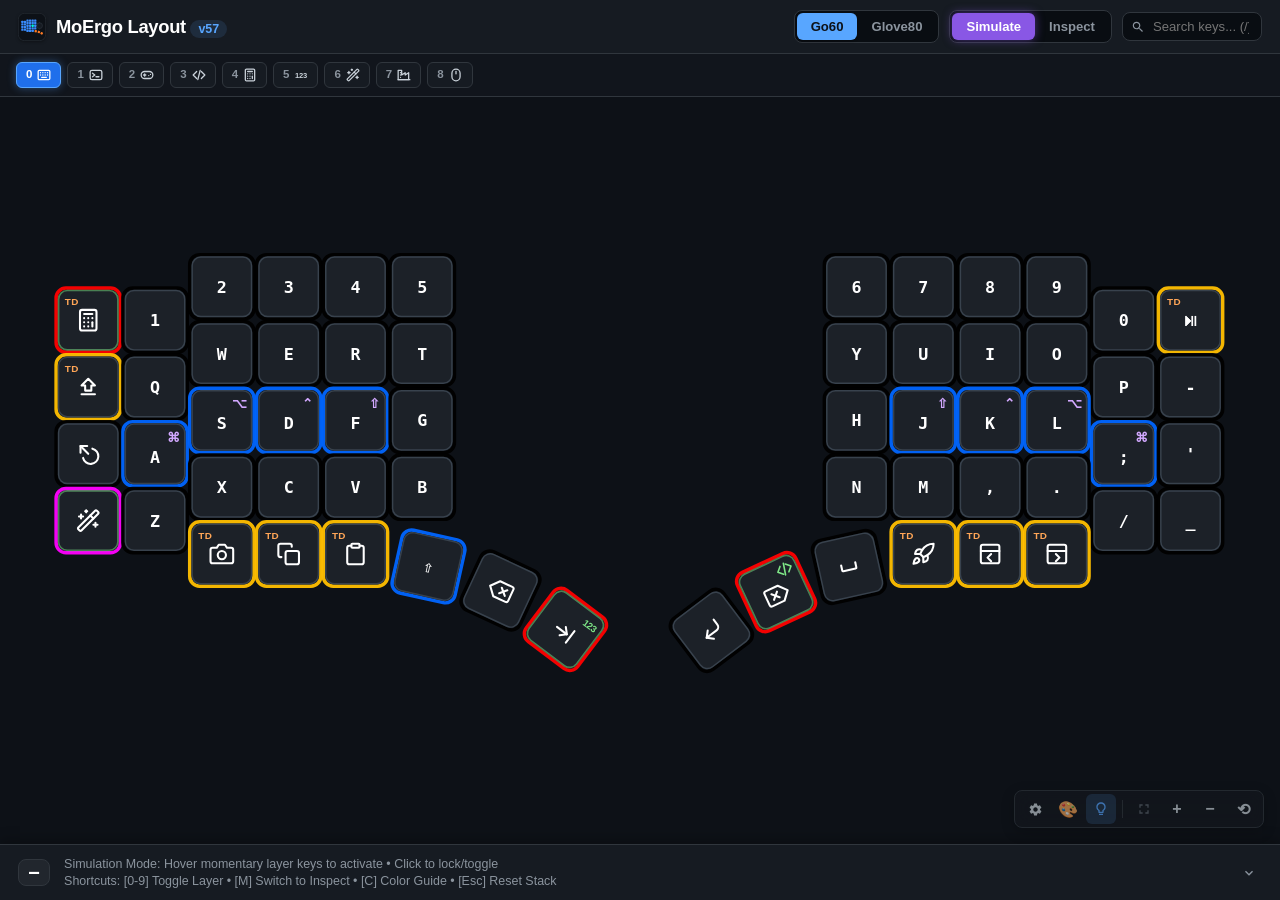
<file: docs/index.html>
<!DOCTYPE html>
<html lang="en">
<head>
  <meta charset="UTF-8">
  <meta name="viewport" content="width=device-width, initial-scale=1.0, maximum-scale=2.0, viewport-fit=cover">
  <title>MoErgo Layout Visualizer</title>
  <meta name="description" content="Interactive layout visualizer and simulator for MoErgo Glove80 and Go60 keyboards">
  <meta name="theme-color" content="#161b22">
  <meta name="mobile-web-app-capable" content="yes">
  <meta name="apple-mobile-web-app-capable" content="yes">
  <meta name="apple-mobile-web-app-status-bar-style" content="black-translucent">
  <meta name="apple-mobile-web-app-title" content="MoErgo Layout">
  <link rel="icon" type="image/svg+xml" href="favicon.svg">
  <link rel="icon" type="image/png" sizes="192x192" href="icon-192.png">
  <link rel="apple-touch-icon" href="icon-192.png">
  <link rel="manifest" href="manifest.json">
  <style>
    :root {
      --bg: #0d1117;
      --surface: #161b22;
      --surface-border: #30363d;
      --text: #c9d1d9;
      --text-bright: #ffffff;
      --text-muted: #8b949e;
      --accent: #58a6ff;
      --key-bg: #1c2128;
      --key-border: #38424d;
      --key-hover: #262e38;
      --key-active: #313d4c;
      --badge-mod: #d2a8ff;
      --badge-layer: #7ee787;
      --badge-td: #ffa657;
      --badge-tog: #7ee787;
      --badge-to: #58a6ff;
      --badge-sys: #ff7b72;
      --badge-mouse: #79c0ff;
    }

    * { box-sizing: border-box; margin: 0; padding: 0; }
    html, body {
      height: 100%;
      height: 100dvh;
      overflow: hidden;
    }
    body {
      font-family: -apple-system, BlinkMacSystemFont, "Segoe UI", Roboto, Helvetica, Arial, sans-serif;
      background-color: var(--bg);
      color: var(--text);
      display: flex;
      flex-direction: column;
      user-select: none;
      -webkit-user-select: none;
      padding-top: env(safe-area-inset-top, 0px);
      padding-right: env(safe-area-inset-right, 0px);
      padding-bottom: env(safe-area-inset-bottom, 0px);
      padding-left: env(safe-area-inset-left, 0px);
    }

    header {
      background: var(--surface);
      border-bottom: 1px solid var(--surface-border);
      padding: 10px 18px;
      display: flex;
      flex-wrap: wrap;
      align-items: center;
      justify-content: space-between;
      gap: 12px;
      position: sticky;
      top: 0;
      z-index: 100;
      flex-shrink: 0;
    }

    .brand {
      display: flex;
      align-items: center;
      gap: 10px;
      cursor: pointer;
      user-select: none;
      border-radius: 8px;
      padding: 3px 6px;
      margin: -3px -6px;
      transition: background 0.15s ease, opacity 0.15s ease;
    }
    .brand:hover {
      background: rgba(255, 255, 255, 0.06);
    }
    .brand:hover .brand-icon {
      transform: scale(1.05);
    }
    .brand:active {
      opacity: 0.75;
    }
    .brand-icon {
      width: 28px;
      height: 28px;
      border-radius: 6px;
      flex-shrink: 0;
      box-shadow: 0 1px 3px rgba(0, 0, 0, 0.35);
      transition: transform 0.25s ease;
    }
    .brand-icon.refreshing {
      animation: spin-logo 0.8s cubic-bezier(0.4, 0, 0.2, 1) infinite !important;
    }
    @keyframes spin-logo {
      0% { transform: rotate(0deg); }
      100% { transform: rotate(360deg); }
    }
    .brand-title {
      font-size: 1.15rem;
      font-weight: 700;
      color: var(--text-bright);
      letter-spacing: -0.3px;
    }
    .brand-sub {
      font-size: 0.78rem;
      color: var(--accent);
      background: rgba(88, 166, 255, 0.12);
      padding: 2px 8px;
      border-radius: 12px;
      font-weight: 600;
    }
    .brand-sub:empty {
      display: none;
    }

    .controls {
      display: flex;
      align-items: center;
      gap: 10px;
      flex-wrap: wrap;
    }

    .btn-group {
      display: inline-flex;
      background: #090d12;
      border-radius: 8px;
      padding: 2px;
      border: 1px solid var(--surface-border);
    }
    .btn {
      background: transparent;
      border: none;
      color: var(--text-muted);
      padding: 6px 14px;
      font-size: 0.82rem;
      font-weight: 600;
      border-radius: 6px;
      cursor: pointer;
      transition: all 0.15s ease;
    }
    .btn:hover {
      color: var(--text-bright);
    }
    .btn.active {
      background: var(--accent);
      color: #0d1117;
      font-weight: 700;
      box-shadow: 0 1px 3px rgba(0,0,0,0.3);
    }
    .btn-sim.active {
      background: #8957e5 !important;
      color: #ffffff !important;
      box-shadow: 0 0 10px rgba(137, 87, 229, 0.5) !important;
    }

    .back-layer-btn {
      background: #238636;
      border: 1px solid #2ea043;
      color: #ffffff;
      padding: 5px 12px;
      font-size: 0.8rem;
      font-weight: 700;
      border-radius: 6px;
      cursor: pointer;
      display: none;
      align-items: center;
      gap: 5px;
      animation: fadeIn 0.15s ease-in;
    }
    .back-layer-btn:hover {
      background: #2ea043;
    }
    @keyframes fadeIn {
      from { opacity: 0; transform: translateY(-3px); }
      to { opacity: 1; transform: translateY(0); }
    }

    .search-box {
      position: relative;
      display: flex;
      align-items: center;
    }
    .search-box input {
      background: #090d12;
      border: 1px solid var(--surface-border);
      color: var(--text-bright);
      padding: 6px 12px 6px 30px;
      border-radius: 8px;
      font-size: 0.82rem;
      outline: none;
      width: 140px;
      transition: width 0.2s, border-color 0.2s;
    }
    .search-box input:focus {
      width: 180px;
      border-color: var(--accent);
    }
    .search-icon {
      position: absolute;
      left: 9px;
      width: 14px;
      height: 14px;
      fill: var(--text-muted);
      pointer-events: none;
    }

    .layer-bar {
      background: #11151c;
      border-bottom: 1px solid var(--surface-border);
      padding: 8px 16px;
      display: flex;
      flex-wrap: nowrap !important;
      gap: 6px;
      overflow-x: auto;
      scrollbar-width: thin;
      scrollbar-color: var(--surface-border) transparent;
      flex-shrink: 0;
      -webkit-overflow-scrolling: touch;
    }
    .layer-bar::-webkit-scrollbar {
      height: 4px;
    }
    .layer-bar::-webkit-scrollbar-track {
      background: transparent;
    }
    .layer-bar::-webkit-scrollbar-thumb {
      background: var(--surface-border);
      border-radius: 2px;
    }
    .layer-btn {
      background: var(--surface);
      border: 1px solid var(--surface-border);
      color: var(--text);
      padding: 5px 9px;
      border-radius: 6px;
      font-size: 0.8rem;
      font-weight: 600;
      cursor: pointer;
      white-space: nowrap;
      transition: all 0.12s ease;
      display: flex;
      align-items: center;
      gap: 5px;
      flex-shrink: 0;
    }
    .layer-btn .idx {
      font-size: 0.72rem;
      font-weight: 700;
      color: var(--text-muted);
      line-height: 1;
    }
    .layer-btn .layer-icon {
      width: 14px;
      height: 14px;
      stroke: currentColor;
      fill: none;
      stroke-width: 2.2;
      stroke-linecap: round;
      stroke-linejoin: round;
      flex-shrink: 0;
      vertical-align: middle;
    }
    .layer-btn .layer-icon text {
      fill: currentColor;
      stroke: none;
    }
    .layer-btn:hover {
      background: #21262d;
      color: var(--text-bright);
    }
    .layer-btn:hover .idx {
      color: var(--text);
    }
    .layer-btn.active {
      background: #1f6feb;
      border-color: #58a6ff;
      color: #ffffff;
    }
    .layer-btn.active .idx {
      color: #ffffff;
    }
    .layer-btn.preview-active {
      background: #238636 !important;
      border-color: #7ee787 !important;
      color: #ffffff !important;
      box-shadow: 0 0 10px rgba(126, 231, 135, 0.6);
    }
    .layer-btn.target-pulse {
      border-color: #7ee787 !important;
      box-shadow: 0 0 8px rgba(126, 231, 135, 0.5);
    }
    .layer-btn.sim-active {
      background: #1f6feb !important;
      border-color: #58a6ff !important;
      color: #ffffff !important;
      box-shadow: 0 0 8px rgba(88, 166, 255, 0.4);
    }
    .layer-btn.sim-active .idx {
      color: #ffffff;
    }
    .layer-btn.sim-momentary {
      background: #9e6a03 !important;
      border-color: #d29922 !important;
      color: #ffffff !important;
      box-shadow: 0 0 12px rgba(210, 153, 34, 0.7);
      animation: tab-pulse 0.6s infinite alternate;
    }
    .preview-banner {
      position: absolute;
      top: 10px;
      left: 50%;
      transform: translateX(-50%);
      background: rgba(35, 134, 54, 0.9);
      backdrop-filter: blur(6px);
      border: 1px solid #7ee787;
      color: #ffffff;
      padding: 4px 14px;
      border-radius: 20px;
      font-size: 0.78rem;
      font-weight: 700;
      display: none;
      align-items: center;
      gap: 6px;
      z-index: 60;
      box-shadow: 0 4px 12px rgba(0,0,0,0.4);
      pointer-events: none;
    }

    .sim-reset-tab-btn {
      background: #21262d;
      border: 1px solid var(--surface-border);
      color: #d2a8ff;
      padding: 5px 12px;
      border-radius: 6px;
      font-size: 0.76rem;
      font-weight: 700;
      cursor: pointer;
      margin-left: auto;
      transition: all 0.15s ease;
      white-space: nowrap;
      display: inline-flex;
      align-items: center;
      gap: 5px;
      flex-shrink: 0;
    }
    .sim-reset-tab-btn:hover {
      color: #fff;
      background: #8957e5;
      border-color: #a371f7;
    }

    .layer-tooltip {
      position: fixed;
      z-index: 2000;
      pointer-events: none;
      background: #1c2128;
      color: #f0f6fc;
      border: 1px solid var(--surface-border);
      border-radius: 6px;
      padding: 4px 8px;
      font-size: 0.72rem;
      font-weight: 600;
      box-shadow: 0 4px 12px rgba(0, 0, 0, 0.5);
      white-space: nowrap;
      display: none;
      line-height: 1.2;
    }

    .key-group.has-layer-link .key-cap {
      stroke: rgba(126, 231, 135, 0.5);
      stroke-width: 1.4;
    }
    .key-group.has-layer-link:hover .key-cap {
      stroke: var(--badge-layer) !important;
      stroke-width: 2px !important;
      filter: drop-shadow(0 0 6px rgba(126, 231, 135, 0.5));
    }

    main {
      flex: 1;
      min-height: 0;
      display: flex;
      flex-direction: column;
      align-items: center;
      justify-content: center;
      padding: 8px 10px;
      position: relative;
      overflow: hidden;
    }

    .viewport-container {
      width: 100%;
      height: 100%;
      max-width: 1200px;
      display: flex;
      justify-content: center;
      align-items: center;
      position: relative;
      touch-action: none;
      user-select: none;
      -webkit-user-select: none;
    }
    .viewport-container.is-zoomed {
      cursor: grab;
    }
    .viewport-container.is-zoomed.is-panning {
      cursor: grabbing;
    }

    svg#keyboard-svg {
      width: 100%;
      height: 100%;
      max-height: 100%;
      display: block;
      overflow: visible;
      transform-origin: center center;
      touch-action: none;
    }

    .key-group {
      cursor: pointer;
      transition: filter 0.1s ease;
    }
    .key-group:hover {
      filter: brightness(1.25);
    }
    .key-cap {
      fill: var(--key-bg);
      stroke: var(--key-border);
      stroke-width: 1.2;
      rx: 7;
      ry: 7;
      transition: all 0.12s ease;
    }
    .key-cap.trans {
      opacity: 0.45;
      stroke-dasharray: 2, 2;
    }
    .key-cap.pass-through {
      opacity: 0.7;
      stroke-dasharray: 2.5, 2.5;
      fill: #141920;
    }
    .key-cap.none {
      opacity: 0.2;
    }
    .key-group:hover .key-cap {
      stroke: var(--accent);
      stroke-width: 1.8;
    }
    .key-group:active .key-cap {
      filter: brightness(1.35);
      stroke: var(--accent);
    }
    .key-group.matched .key-cap {
      stroke: #f0883e !important;
      stroke-width: 2.5 !important;
      fill: #3b281c !important;
      filter: drop-shadow(0 0 8px #f0883e);
    }
    .key-group.has-layer-link:hover .key-cap {
      stroke: var(--badge-layer) !important;
      stroke-width: 2px !important;
    }

    .key-group.is-pass-through .key-text-primary {
      fill: #8b949e !important;
      font-style: italic;
    }
    .key-group.is-pass-through .key-text-sec {
      fill: #8b949e !important;
      opacity: 0.7;
    }

    .key-glow {
      rx: 8;
      ry: 8;
      fill: none;
      stroke-width: 2.8;
      opacity: 0;
      transition: opacity 0.8s ease;
      pointer-events: none;
    }
    .rgb-mode .key-glow {
      opacity: 0.95;
    }
    .rgb-mode.rgb-faded .key-glow {
      opacity: 0 !important;
    }

    .key-text-primary {
      fill: var(--text-bright);
      text-anchor: middle;
      dominant-baseline: central;
      pointer-events: none;
      font-family: ui-monospace, SFMono-Regular, Menlo, Monaco, Consolas, monospace;
    }
    .key-icon {
      color: var(--text-bright);
      pointer-events: none;
      overflow: visible;
      transition: color 0.15s ease;
    }
    .key-icon text {
      fill: currentColor;
      stroke: none;
    }
    .key-group:hover .key-icon {
      color: #ffffff;
    }
    .key-group.is-pass-through .key-icon {
      color: #8b949e;
      opacity: 0.82;
    }
    .key-group:active .key-icon {
      color: var(--accent);
    }
    .key-text-sec {
      fill: var(--badge-mod);
      font-size: 10.5px;
      font-weight: 700;
      text-anchor: end;
      dominant-baseline: text-before-edge;
      pointer-events: none;
    }
    .key-text-layer-link {
      fill: var(--badge-layer);
      font-weight: 800;
      text-anchor: end;
      dominant-baseline: text-before-edge;
      pointer-events: none;
      letter-spacing: -0.2px;
    }
    .key-sec-icon {
      pointer-events: none;
    }
    .key-sec-layer-link {
      color: var(--badge-layer);
    }
    .key-badge {
      font-size: 8px;
      font-weight: 800;
      letter-spacing: 0.3px;
      text-anchor: start;
      dominant-baseline: text-before-edge;
      pointer-events: none;
    }
    .badge-td { fill: var(--badge-td); }
    .badge-tog { fill: var(--badge-tog); }
    .badge-to { fill: var(--badge-to); }
    .badge-layer { fill: var(--badge-layer); }
    .badge-sys { fill: var(--badge-sys); }
    .badge-mouse { fill: var(--badge-mouse); }
    .badge-lt { fill: var(--badge-layer); }

    .trans-watermark {
      fill: #6e7681;
      font-size: 8px;
      font-weight: 700;
      pointer-events: none;
      text-anchor: start;
      dominant-baseline: text-before-edge;
    }

    .drawer {
      background: var(--surface);
      border-top: 1px solid var(--surface-border);
      padding: 8px 18px;
      width: 100%;
      height: 56px;
      min-height: 56px;
      max-height: 56px;
      flex-shrink: 0;
      display: flex;
      align-items: center;
      gap: 14px;
      box-shadow: 0 -4px 12px rgba(0,0,0,0.25);
      box-sizing: border-box;
      overflow: hidden;
      transition: height 0.18s ease, min-height 0.18s ease, max-height 0.18s ease, padding 0.18s ease;
    }
    .drawer.collapsed {
      height: 28px;
      min-height: 28px;
      max-height: 28px;
      padding: 2px 14px;
    }
    .drawer.collapsed #insp-detail {
      display: none;
    }
    .drawer.collapsed .key-pill {
      padding: 1px 6px;
    }
    .drawer.collapsed .key-pill-label {
      font-size: 0.85rem;
    }
    .drawer.collapsed .insp-key-icon {
      width: 14px;
      height: 14px;
    }
    .drawer.collapsed .key-meta {
      font-size: 0.74rem;
      line-height: 1.2;
    }
    .drawer-toggle-btn {
      background: transparent;
      border: 1px solid transparent;
      color: var(--text-muted);
      width: 26px;
      height: 26px;
      display: flex;
      align-items: center;
      justify-content: center;
      border-radius: 4px;
      cursor: pointer;
      flex-shrink: 0;
      margin-left: auto;
      transition: all 0.15s ease;
    }
    .drawer-toggle-btn:hover {
      background: #21262d;
      color: var(--text-bright);
      border-color: var(--surface-border);
    }
    .drawer.collapsed .drawer-toggle-icon {
      transform: rotate(180deg);
    }

    .inspector {
      display: flex;
      align-items: center;
      gap: 14px;
      flex: 1;
      min-width: 0;
      flex-wrap: nowrap;
      overflow: hidden;
    }
    .key-pill {
      background: #21262d;
      border: 1px solid var(--surface-border);
      border-radius: 8px;
      padding: 4px 10px;
      display: flex;
      align-items: center;
      gap: 8px;
      flex-shrink: 0;
    }
    .key-pill-label {
      font-size: 1.05rem;
      font-weight: 800;
      color: var(--text-bright);
      font-family: ui-monospace, SFMono-Regular, monospace;
      display: inline-flex;
      align-items: center;
      line-height: 1;
    }
    .insp-pill-content {
      display: inline-flex;
      align-items: center;
      gap: 7px;
    }
    .insp-key-icon {
      width: 18px;
      height: 18px;
      display: inline-block;
      flex-shrink: 0;
      color: var(--text-bright);
      stroke: currentColor;
      vertical-align: middle;
    }
    .insp-pill-text {
      display: inline-block;
    }
    .key-meta {
      font-size: 0.78rem;
      color: var(--text-muted);
      line-height: 1.35;
      min-width: 0;
      flex: 1;
      overflow: hidden;
    }
    .key-meta strong {
      color: var(--text-bright);
    }
    #insp-title, #insp-detail {
      white-space: nowrap;
      overflow: hidden;
      text-overflow: ellipsis;
    }
    .jump-layer-btn {
      background: #1f6feb;
      border: 1px solid #388bfd;
      color: #fff;
      padding: 2px 7px;
      border-radius: 4px;
      font-size: 0.7rem;
      font-weight: 700;
      cursor: pointer;
      margin-left: 6px;
      display: inline-flex;
      align-items: center;
      gap: 4px;
      vertical-align: middle;
    }
    .jump-layer-btn .jump-layer-icon {
      width: 12px;
      height: 12px;
      stroke: currentColor;
      fill: none;
      stroke-width: 2.2;
      stroke-linecap: round;
      stroke-linejoin: round;
      flex-shrink: 0;
      vertical-align: middle;
    }
    .jump-layer-btn .jump-layer-icon text {
      fill: currentColor;
      stroke: none;
    }
    .jump-layer-btn:hover {
      background: #388bfd;
    }

    .modal-backdrop {
      position: fixed;
      top: 0;
      left: 0;
      right: 0;
      bottom: 0;
      background: rgba(0, 0, 0, 0.7);
      backdrop-filter: blur(4px);
      display: flex;
      align-items: center;
      justify-content: center;
      z-index: 1000;
    }
    .modal-card {
      background: #161b22;
      border: 1px solid var(--surface-border);
      border-radius: 12px;
      padding: 18px 22px;
      width: 90%;
      max-width: 440px;
      box-shadow: 0 10px 30px rgba(0,0,0,0.8);
    }
    .modal-header {
      display: flex;
      justify-content: space-between;
      align-items: center;
      margin-bottom: 14px;
      color: var(--text-bright);
    }
    .modal-close {
      background: transparent;
      border: none;
      color: var(--text-muted);
      font-size: 1.2rem;
      cursor: pointer;
      line-height: 1;
      padding: 2px 6px;
      border-radius: 4px;
    }
    .modal-close:hover {
      color: #fff;
      background: #30363d;
    }
    .modal-legend-grid {
      display: flex;
      flex-direction: column;
      gap: 10px;
      font-size: 0.84rem;
      color: var(--text);
    }
    .legend-row {
      display: flex;
      align-items: center;
      gap: 10px;
    }
    .rgb-dot {
      width: 10px;
      height: 10px;
      border-radius: 50%;
      display: inline-block;
      flex-shrink: 0;
    }
    .modal-legend-icon {
      width: 20px;
      height: 20px;
      color: var(--accent);
      flex-shrink: 0;
      display: inline-flex;
      align-items: center;
      justify-content: center;
    }

    .toast-container {
      position: fixed;
      bottom: 68px;
      left: 50%;
      transform: translateX(-50%);
      z-index: 1000;
      display: flex;
      flex-direction: column;
      align-items: center;
      gap: 8px;
      pointer-events: none;
    }
    .toast {
      background: #1c2128;
      border: 1px solid var(--accent);
      color: var(--text-bright);
      padding: 8px 16px;
      border-radius: 20px;
      font-size: 0.82rem;
      font-weight: 600;
      box-shadow: 0 6px 20px rgba(0,0,0,0.5);
      display: flex;
      align-items: center;
      gap: 12px;
      pointer-events: auto;
      animation: toast-in 0.25s cubic-bezier(0.2, 0.9, 0.3, 1);
    }
    .toast-btn {
      background: var(--accent);
      color: #0d1117;
      border: none;
      padding: 3px 10px;
      border-radius: 12px;
      font-size: 0.75rem;
      font-weight: 700;
      cursor: pointer;
      transition: opacity 0.15s ease;
    }
    .toast-btn:hover {
      opacity: 0.85;
    }
    @keyframes toast-in {
      from { transform: translateY(12px); opacity: 0; }
      to { transform: translateY(0); opacity: 1; }
    }

    .canvas-widget {
      position: absolute;
      right: 16px;
      bottom: 16px;
      background: rgba(22, 27, 34, 0.88);
      backdrop-filter: blur(8px);
      -webkit-backdrop-filter: blur(8px);
      border: 1px solid var(--surface-border);
      border-radius: 8px;
      display: flex;
      flex-direction: row;
      align-items: center;
      padding: 3px 5px;
      gap: 3px;
      z-index: 50;
      box-shadow: 0 4px 14px rgba(0,0,0,0.35);
      opacity: 0.65;
      transition: opacity 0.2s ease, transform 0.2s ease;
    }
    .canvas-widget:hover,
    .canvas-widget:focus-within {
      opacity: 1;
    }
    .canvas-tools-group {
      display: flex;
      flex-direction: row;
      align-items: center;
      gap: 3px;
    }
    .canvas-widget.collapsed .canvas-tools-group {
      display: none;
    }
    .widget-toggle-btn {
      color: var(--text-muted);
    }
    .widget-toggle-btn:hover {
      color: var(--accent);
    }
    .canvas-widget.collapsed .widget-toggle-btn {
      color: var(--accent);
      background: rgba(88, 166, 255, 0.15);
    }
    .canvas-btn {
      background: transparent;
      border: none;
      color: var(--text);
      width: 30px;
      height: 30px;
      display: flex;
      align-items: center;
      justify-content: center;
      font-size: 1rem;
      font-weight: 700;
      cursor: pointer;
      border-radius: 6px;
      transition: all 0.15s ease;
    }
    .canvas-btn:hover {
      background: #30363d;
      color: #fff;
    }
    .canvas-btn.active#btn-rgb-toggle,
    .canvas-btn.active#btn-zen {
      color: #58a6ff;
      background: rgba(88, 166, 255, 0.2);
    }
    .canvas-btn#btn-rgb-toggle:not(.active),
    .canvas-btn#btn-zen:not(.active) {
      color: var(--text-muted);
      opacity: 0.6;
    }
    .canvas-divider {
      width: 1px;
      height: 18px;
      background: var(--surface-border);
      margin: 1px 3px;
    }

    body.zen-mode header {
      display: none !important;
    }
    body.zen-mode .drawer {
      display: none !important;
    }
    body.zen-mode .layer-bar {
      position: fixed;
      top: max(8px, env(safe-area-inset-top, 0px));
      left: max(12px, env(safe-area-inset-left, 0px));
      transform: none;
      z-index: 150;
      border-radius: 20px;
      background: rgba(17, 21, 28, 0.88);
      backdrop-filter: blur(10px);
      -webkit-backdrop-filter: blur(10px);
      padding: 3px 8px;
      border: 1px solid var(--surface-border);
      box-shadow: 0 4px 18px rgba(0,0,0,0.5);
      max-width: calc(100vw - 24px - env(safe-area-inset-left, 0px) - env(safe-area-inset-right, 0px));
      flex-wrap: nowrap !important;
      overflow-x: auto;
    }
    body.zen-mode main {
      height: 100%;
      padding: 2px;
    }
    body.zen-mode .viewport-container {
      max-width: 100%;
    }

    @media (max-width: 768px) {
      header {
        padding: 6px 10px;
        gap: 6px;
      }
      .brand { gap: 6px; }
      .brand-title { font-size: 0.92rem; }
      .brand-icon { width: 22px; height: 22px; border-radius: 5px; }
      .brand-sub { font-size: 0.7rem; padding: 1px 6px; }
      .controls { gap: 6px; }
      .btn { padding: 4px 8px; font-size: 0.72rem; }
      .search-box input { width: 80px; padding: 4px 8px 4px 24px; font-size: 0.72rem; }
      .search-icon { width: 12px; height: 12px; left: 7px; }

      .layer-bar {
        padding: 5px 8px;
        gap: 4px;
        flex-wrap: nowrap !important;
        overflow-x: auto;
      }
      .layer-btn {
        padding: 3px 6px;
        font-size: 0.72rem;
        border-radius: 5px;
        gap: 4px;
      }
      .layer-btn .layer-icon {
        width: 13px;
        height: 13px;
      }
      .layer-btn .idx {
        font-size: 0.68rem;
      }
      .sim-reset-tab-btn {
        padding: 3px 8px;
        font-size: 0.72rem;
        margin-left: 0;
      }
      body.zen-mode .layer-bar {
        border-radius: 10px;
      }

      main {
        padding: 4px 4px 8px 4px;
      }

      .drawer {
        padding: 6px 12px;
        height: auto;
        min-height: 64px;
        max-height: 120px;
        align-items: flex-start;
        gap: 10px;
      }
      .drawer.collapsed {
        height: 28px;
        min-height: 28px;
        max-height: 28px;
        padding: 2px 10px;
        align-items: center;
      }
      .drawer.collapsed #insp-detail {
        display: none;
      }
      .drawer.collapsed .key-pill {
        padding: 1px 6px;
        margin-top: 0;
      }
      .drawer.collapsed .key-pill-label {
        font-size: 0.82rem;
      }
      .drawer.collapsed .insp-key-icon {
        width: 13px;
        height: 13px;
      }
      .drawer.collapsed .key-meta {
        font-size: 0.72rem;
        line-height: 1.2;
        max-height: none;
        overflow: hidden;
      }
      .drawer.collapsed #insp-title {
        white-space: nowrap;
        overflow: hidden;
        text-overflow: ellipsis;
        margin-bottom: 0;
      }
      .inspector {
        align-items: flex-start;
        gap: 10px;
      }
      .drawer.collapsed .inspector {
        align-items: center;
      }
      .key-pill {
        padding: 3px 8px;
        margin-top: 2px;
      }
      .key-pill-label {
        font-size: 0.88rem;
      }
      .drawer .insp-key-icon {
        width: 15px;
        height: 15px;
      }
      .drawer-toggle-btn {
        margin-top: 2px;
      }
      .drawer.collapsed .drawer-toggle-btn {
        margin-top: 0;
      }
      .key-meta {
        font-size: 0.73rem;
        line-height: 1.35;
        overflow-y: auto;
        max-height: 105px;
        padding-right: 2px;
        scrollbar-width: thin;
      }
      #insp-title, #insp-detail {
        white-space: normal;
        overflow: visible;
        text-overflow: clip;
        word-break: break-word;
      }
      #insp-title {
        font-weight: 500;
        margin-bottom: 2px;
      }
      .jump-layer-btn {
        display: inline-block;
        margin-top: 2px;
        margin-left: 4px;
        padding: 2px 7px;
        font-size: 0.7rem;
      }
      .canvas-widget {
        bottom: 8px;
        right: 8px;
      }
      .canvas-btn {
        width: 28px;
        height: 28px;
        font-size: 0.9rem;
      }
    }

    /* Landscape mobile & short viewport optimization */
    @media (max-height: 520px) {
      header {
        padding: 3px 10px;
        gap: 6px;
        min-height: 30px;
      }
      .brand {
        gap: 6px;
      }
      .brand-icon {
        width: 20px;
        height: 20px;
        border-radius: 4px;
      }
      .brand-title {
        font-size: 0.84rem;
      }
      .brand-sub {
        font-size: 0.68rem;
        padding: 1px 5px;
      }
      .controls {
        gap: 6px;
      }
      .btn {
        padding: 2px 7px;
        font-size: 0.7rem;
      }
      .back-layer-btn {
        padding: 2px 7px;
        font-size: 0.7rem;
      }
      .search-box input {
        width: 65px;
        padding: 3px 6px 3px 22px;
        font-size: 0.7rem;
        height: 24px;
      }
      .search-box input:focus {
        width: 110px;
      }
      .search-icon {
        width: 11px;
        height: 11px;
        left: 6px;
      }

      .layer-bar {
        padding: 2px 8px;
        gap: 4px;
        flex-wrap: nowrap !important;
        overflow-x: auto;
        scrollbar-width: thin;
      }
      .layer-btn {
        padding: 2px 5px;
        font-size: 0.7rem;
        height: 22px;
        border-radius: 4px;
        gap: 3px;
      }
      .layer-btn .layer-icon {
        width: 12px;
        height: 12px;
      }
      .layer-btn .idx {
        font-size: 0.65rem;
      }
      .sim-reset-tab-btn {
        padding: 2px 6px;
        font-size: 0.7rem;
        height: 22px;
      }
      body.zen-mode .layer-bar {
        border-radius: 20px;
      }

      main {
        padding: 2px 6px;
      }
      .viewport-container {
        max-width: 100%;
      }
      .canvas-widget {
        bottom: 6px;
        right: 8px;
        padding: 2px 4px;
        gap: 2px;
        border-radius: 6px;
      }
      .canvas-btn {
        width: 26px;
        height: 26px;
        font-size: 0.85rem;
      }
      .canvas-divider {
        height: 15px;
        margin: 1px 2px;
      }

      .drawer {
        padding: 2px 10px;
        height: 42px;
        min-height: 42px;
        max-height: 42px;
        align-items: center;
        gap: 8px;
      }
      .inspector {
        align-items: center;
        gap: 8px;
      }
      .drawer .key-pill {
        padding: 1px 6px;
        margin-top: 0;
      }
      .drawer .key-pill-label {
        font-size: 0.82rem;
      }
      .drawer .insp-key-icon {
        width: 14px;
        height: 14px;
      }
      .drawer .key-meta {
        font-size: 0.72rem;
        line-height: 1.2;
        max-height: none;
        overflow: hidden;
      }
      .drawer #insp-title,
      .drawer #insp-detail {
        white-space: nowrap;
        overflow: hidden;
        text-overflow: ellipsis;
        margin-bottom: 0;
      }
      .drawer #insp-detail {
        font-size: 0.68rem;
      }
      .drawer .jump-layer-btn {
        margin-top: 0;
      }
      .drawer-toggle-btn {
        width: 22px;
        height: 22px;
        margin-top: 0;
      }
      .drawer.collapsed {
        height: 24px;
        min-height: 24px;
        max-height: 24px;
        padding: 1px 10px;
        align-items: center;
      }
      .drawer.collapsed #insp-detail {
        display: none;
      }
    }



</style>
</head>
<body>
  <header>
    <div class="brand" onclick="refreshApp()" onkeydown="if(event.key==='Enter'||event.key===' ')refreshApp()" title="Click to check for updates &amp; refresh app" role="button" tabindex="0">
      <svg class="brand-icon" viewBox="0 0 100 100" aria-label="MoErgo Layout Logo">
        <rect x="1" y="1" width="98" height="98" rx="22" fill="#0d1117" stroke="#30363d" stroke-width="2"/>
        <g transform="translate(11.6, 23.1) scale(9.2)">
          <!-- 40mm Cirque Trackpad -->
          <circle cx="7.10" cy="2.40" r="1.15" fill="#1c2128" stroke="#38424d" stroke-width="0.15"/>
          <circle cx="7.10" cy="2.40" r="0.86" fill="#161b22" stroke="#21262d" stroke-width="0.10"/>
          <circle cx="7.10" cy="1.12" r="0.09" fill="#6e7681"/>
          <circle cx="7.10" cy="3.68" r="0.09" fill="#6e7681"/>

          <!-- Keycaps (Go60 Left Half Matrix) -->
          <rect x="0" y="0.5" width="0.88" height="0.88" rx="0.22" fill="#388bfd"/>
          <rect x="0" y="1.5" width="0.88" height="0.88" rx="0.22" fill="#388bfd"/>
          <rect x="0" y="2.5" width="0.88" height="0.88" rx="0.22" fill="#388bfd"/>
          <rect x="0" y="3.5" width="0.88" height="0.88" rx="0.22" fill="#388bfd"/>

          <rect x="1" y="0.5" width="0.88" height="0.88" rx="0.22" fill="#388bfd"/>
          <rect x="1" y="1.5" width="0.88" height="0.88" rx="0.22" fill="#388bfd"/>
          <rect x="1" y="2.5" width="0.88" height="0.88" rx="0.22" fill="#388bfd"/>
          <rect x="1" y="3.5" width="0.88" height="0.88" rx="0.22" fill="#388bfd"/>

          <rect x="2" y="0" width="0.88" height="0.88" rx="0.22" fill="#388bfd"/>
          <rect x="2" y="1" width="0.88" height="0.88" rx="0.22" fill="#388bfd"/>
          <rect x="2" y="2" width="0.88" height="0.88" rx="0.22" fill="#388bfd"/>
          <rect x="2" y="3" width="0.88" height="0.88" rx="0.22" fill="#388bfd"/>
          <rect x="2" y="4" width="0.88" height="0.88" rx="0.22" fill="#388bfd"/>

          <rect x="3" y="0" width="0.88" height="0.88" rx="0.22" fill="#388bfd"/>
          <rect x="3" y="1" width="0.88" height="0.88" rx="0.22" fill="#388bfd"/>
          <rect x="3" y="2" width="0.88" height="0.88" rx="0.22" fill="#388bfd"/>
          <rect x="3" y="3" width="0.88" height="0.88" rx="0.22" fill="#388bfd"/>
          <rect x="3" y="4" width="0.88" height="0.88" rx="0.22" fill="#388bfd"/>

          <rect x="4" y="0" width="0.88" height="0.88" rx="0.22" fill="#388bfd"/>
          <rect x="4" y="1" width="0.88" height="0.88" rx="0.22" fill="#388bfd"/>
          <rect x="4" y="2" width="0.88" height="0.88" rx="0.22" fill="#00f5d4"/>
          <rect x="4" y="3" width="0.88" height="0.88" rx="0.22" fill="#388bfd"/>
          <rect x="4" y="4" width="0.88" height="0.88" rx="0.22" fill="#388bfd"/>

          <rect x="5" y="0" width="0.88" height="0.88" rx="0.22" fill="#388bfd"/>
          <rect x="5" y="1" width="0.88" height="0.88" rx="0.22" fill="#388bfd"/>
          <rect x="5" y="2" width="0.88" height="0.88" rx="0.22" fill="#388bfd"/>
          <rect x="5" y="3" width="0.88" height="0.88" rx="0.22" fill="#388bfd"/>

          <rect x="5.2" y="4.1" width="0.88" height="0.88" rx="0.22" fill="#ff7b25" transform="rotate(12.5 5.64 4.54)"/>
          <rect x="6.4" y="4.4" width="0.88" height="0.88" rx="0.22" fill="#ff7b25" transform="rotate(25.0 6.84 4.84)"/>
          <rect x="7.5" y="4.95" width="0.88" height="0.88" rx="0.22" fill="#ff7b25" transform="rotate(37.0 7.94 5.39)"/>
        </g>
      </svg>
      <div>
        <span class="brand-title">MoErgo Layout</span>
        <span class="brand-sub" id="kb-version"></span>
      </div>
    </div>

    <div class="controls">
      <div class="btn-group">
        <button class="btn active" id="btn-go60" onclick="switchKeyboard('go60')">Go60</button>
        <button class="btn" id="btn-glove80" onclick="switchKeyboard('glove80')">Glove80</button>
      </div>

      <div class="btn-group">
        <button class="btn btn-sim active" id="btn-mode-sim" onclick="setViewerMode('simulate')">Simulate</button>
        <button class="btn" id="btn-mode-inspect" onclick="setViewerMode('inspect')">Inspect</button>
      </div>

      <button class="back-layer-btn" id="btn-back-layer" onclick="returnToPreviousLayer()">
        ↩ Back to Base (Esc)
      </button>

      <div class="search-box">
        <svg class="search-icon" viewBox="0 0 24 24"><path d="M15.5 14h-.79l-.28-.27C15.41 12.59 16 11.11 16 9.5 16 5.91 13.09 3 9.5 3S3 5.91 3 9.5 5.91 16 9.5 16c1.61 0 3.09-.59 4.23-1.57l.27.28v.79l5 4.99L20.49 19l-4.99-5zm-6 0C7.01 14 5 11.99 5 9.5S7.01 5 9.5 5 14 7.01 14 9.5 11.99 14 9.5 14z"/></svg>
        <input type="text" id="search-input" placeholder="Search keys... (/)" oninput="handleSearch(this.value)">
      </div>
    </div>
  </header>

  <div class="layer-bar" id="layer-tabs"></div>

  <main>
    <div class="viewport-container" id="viewport-container">
      <svg id="keyboard-svg" viewBox="-15 -10 970 365" class="rgb-mode"></svg>
    </div>

    <div class="canvas-widget" id="canvas-widget">
      <button class="canvas-btn widget-toggle-btn" id="btn-widget-toggle" onclick="toggleCanvasWidget()" title="Collapse / Expand Tools">
        <svg class="canvas-icon widget-toggle-icon" viewBox="0 0 24 24" width="15" height="15">
          <path fill="currentColor" d="M19.14 12.94c.04-.3.06-.61.06-.94 0-.32-.02-.64-.07-.94l2.03-1.58c.18-.14.23-.41.12-.61l-1.92-3.32c-.12-.22-.37-.29-.59-.22l-2.39.96c-.5-.38-1.03-.7-1.62-.94l-.36-2.54c-.04-.24-.24-.41-.48-.41h-3.84c-.24 0-.43.17-.47.41l-.36 2.54c-.59.24-1.13.57-1.62.94l-2.39-.96c-.22-.08-.47 0-.59.22L2.74 8.87c-.12.21-.08.47.12.61l2.03 1.58c-.05.3-.09.63-.09.94s.02.64.07.94l-2.03 1.58c-.18.14-.23.41-.12.61l1.92 3.32c.12.22.37.29.59.22l2.39-.96c.5.38 1.03.7 1.62.94l.36 2.54c.05.24.24.41.48.41h3.84c.24 0 .44-.17.47-.41l.36-2.54c.59-.24 1.13-.56 1.62-.94l2.39.96c.22.08.47 0 .59-.22l1.92-3.32c.12-.22.07-.47-.12-.61l-2.01-1.58zM12 15.6c-1.98 0-3.6-1.62-3.6-3.6s1.62-3.6 3.6-3.6 3.6 1.62 3.6 3.6-1.62 3.6-3.6 3.6z"/>
        </svg>
      </button>
      <div class="canvas-tools-group" id="canvas-tools-group">
        <button class="canvas-btn" id="btn-legend" onclick="toggleLegendModal()" title="RGB Color Guide (C)">🎨</button>
        <button class="canvas-btn active" id="btn-rgb-toggle" onclick="toggleRgb()" title="Toggle RGB Underglow (R)">
          <svg class="canvas-icon" viewBox="0 0 24 24" width="16" height="16">
            <path fill="currentColor" d="M12 2C8.13 2 5 5.13 5 9c0 2.38 1.19 4.47 3 5.74V17c0 .55.45 1 1 1h6c.55 0 1-.45 1-1v-2.26c1.81-1.27 3-3.36 3-5.74 0-3.87-3.13-7-7-7zm2.85 11.1l-.85.6V16h-4v-2.3l-.85-.6C7.8 12.16 7 10.63 7 9c0-2.76 2.24-5 5-5s5 2.24 5 5c0 1.63-.8 3.16-2.15 4.1zM9 19h6v1.5c0 .28-.22.5-.5.5h-5c-.28 0-.5-.22-.5-.5V19z"/>
          </svg>
        </button>
        <div class="canvas-divider"></div>
        <button class="canvas-btn" id="btn-zen" onclick="toggleZenMode()" title="Focus / Full View (F)">
          <svg class="canvas-icon" viewBox="0 0 24 24" width="16" height="16">
            <path fill="currentColor" d="M7 14H5v5h5v-2H7v-3zm-2-4h2V7h3V5H5v5zm12 7h-3v2h5v-5h-2v3zM14 5v2h3v3h2V5h-5z"/>
          </svg>
        </button>
        <button class="canvas-btn" title="Zoom In" onclick="zoom(1.15)">+</button>
        <button class="canvas-btn" title="Zoom Out" onclick="zoom(0.85)">−</button>
        <button class="canvas-btn" title="Reset Fit" onclick="resetZoom()">⟲</button>
      </div>
    </div>
  </main>

  <div class="drawer" id="main-drawer">
    <div class="inspector" id="key-inspector">
      <div class="key-pill">
        <span class="key-pill-label" id="insp-label">—</span>
      </div>
      <div class="key-meta">
        <div id="insp-title">Hover any key to inspect details • Click to lock/toggle</div>
        <div id="insp-detail">Shortcuts: [0-9] Toggle Layer • [M] Switch to Inspect • [C] Color Guide • [Esc] Reset Stack</div>
      </div>
    </div>
    <button class="drawer-toggle-btn" id="btn-drawer-toggle" onclick="toggleDrawer()" title="Collapse / Expand Key Inspector (I)">
      <svg class="drawer-toggle-icon" viewBox="0 0 24 24" width="16" height="16">
        <path fill="currentColor" d="M7.41 8.59L12 13.17l4.59-4.58L18 10l-6 6-6-6 1.41-1.41z"/>
      </svg>
    </button>
  </div>

  <div id="legend-modal" class="modal-backdrop" onclick="toggleLegendModal(false)" style="display:none;">
    <div class="modal-card" onclick="event.stopPropagation()">
      <div class="modal-header">
        <span style="font-weight:700; font-size:1rem;">🎨 RGB Underglow Colors</span>
        <button class="modal-close" onclick="toggleLegendModal(false)">✕</button>
      </div>
      <div class="modal-legend-grid">
        <div class="legend-row"><span class="rgb-dot" style="background:#0066FF"></span><div><strong>Blue:</strong> Modifiers (Home Row Mods, Shift, Ctrl, Alt, GUI) & Bluetooth</div></div>
        <div class="legend-row"><span class="rgb-dot" style="background:#00FF00"></span><div><strong>Green:</strong> Navigation (Vim HJKL Arrows, Home, End, PgUp, PgDn, Mouse Movement & Clicks)</div></div>
        <div class="legend-row"><span class="rgb-dot" style="background:#FFFF00"></span><div><strong>Yellow:</strong> Numbers (0–9) & Function Keys (F1–F12)</div></div>
        <div class="legend-row"><span class="rgb-dot" style="background:#00FFFF"></span><div><strong>Cyan:</strong> Media, Volume & Screen Brightness Controls</div></div>
        <div class="legend-row"><span class="rgb-dot" style="background:#FFFFFF; border:1px solid rgba(255,255,255,0.4);"></span><div><strong>White:</strong> Regular Symbols, Double Quote ("), Math & PC Copy/Paste</div></div>
        <div class="legend-row"><span class="rgb-dot" style="background:#FFBF00"></span><div><strong>Gold:</strong> Enclosure Pairs [ ] ( ) { }, Mouse Scroll & Base Tap Dances</div></div>
        <div class="legend-row"><span class="rgb-dot" style="background:#FF0000"></span><div><strong>Red:</strong> Layer Toggles & Activators, Locks, Deletion & System/Exit Keys</div></div>
        <div class="legend-row"><span class="rgb-dot" style="background:#FF00FF"></span><div><strong>Magenta:</strong> Magic Key & System Indicator</div></div>
      </div>
      <div class="modal-section-title" style="margin-top: 14px; font-weight: 700; font-size: 0.88rem; color: var(--text-bright); border-top: 1px solid var(--surface-border); padding-top: 12px;">
        ⌨️ Special Key Icons
      </div>
      <div class="modal-legend-grid" style="margin-top: 8px;">
        <div class="legend-row">
          <svg class="modal-legend-icon" viewBox="0 0 24 24" width="18" height="18" fill="none" stroke="currentColor" stroke-width="2" stroke-linecap="round" stroke-linejoin="round"><path d="M21 4H8l-7 8 7 8h13a2 2 0 0 0 2-2V6a2 2 0 0 0-2-2z"/><line x1="18" y1="9" x2="12" y2="15"/><line x1="12" y1="9" x2="18" y2="15"/></svg>
          <div><strong>Backspace:</strong> Erase previous character</div>
        </div>
        <div class="legend-row">
          <svg class="modal-legend-icon" viewBox="0 0 24 24" width="18" height="18" fill="none" stroke="currentColor" stroke-width="2" stroke-linecap="round" stroke-linejoin="round"><path d="M12 12 4.5 4.5"/><polyline points="11 4.5 4.5 4.5 4.5 11"/><path d="M7 16A7.5 7.5 0 1 0 16 7"/></svg>
          <div><strong>Escape:</strong> Cancel, exit, or deselect</div>
        </div>
        <div class="legend-row">
          <svg class="modal-legend-icon" viewBox="0 0 24 24" width="18" height="18" fill="none" stroke="currentColor" stroke-width="2" stroke-linecap="round" stroke-linejoin="round"><path d="M4 12h12"/><polyline points="11 7 16 12 11 17"/><line x1="20" y1="5" x2="20" y2="19"/></svg>
          <div><strong>Tab:</strong> Tabular space / indent</div>
        </div>
        <div class="legend-row">
          <svg class="modal-legend-icon" viewBox="0 0 24 24" width="18" height="18" fill="none" stroke="currentColor" stroke-width="2" stroke-linecap="round" stroke-linejoin="round"><polyline points="9 10 4 15 9 20"/><path d="M20 5v6a4 4 0 0 1-4 4H4"/></svg>
          <div><strong>Enter / Return:</strong> Submit or new line</div>
        </div>
        <div class="legend-row">
          <svg class="modal-legend-icon" viewBox="0 0 24 24" width="18" height="18" fill="none" stroke="currentColor" stroke-width="2" stroke-linecap="round" stroke-linejoin="round"><path d="M3 4h13l7 8-7 8H3a2 2 0 0 1-2-2V6a2 2 0 0 1 2-2z"/><line x1="7" y1="9" x2="13" y2="15"/><line x1="13" y1="9" x2="7" y2="15"/></svg>
          <div><strong>Delete:</strong> Forward erase character</div>
        </div>
        <div class="legend-row">
          <svg class="modal-legend-icon" viewBox="0 0 24 24" width="18" height="18" fill="none" stroke="currentColor" stroke-width="2" stroke-linecap="round" stroke-linejoin="round"><path d="M5 9v5a1 1 0 0 0 1 1h12a1 1 0 0 0 1-1V9"/></svg>
          <div><strong>Space:</strong> Spacebar character</div>
        </div>
        <div class="legend-row">
          <svg class="modal-legend-icon" viewBox="0 0 24 24" width="18" height="18" fill="none" stroke="currentColor" stroke-width="2" stroke-linecap="round" stroke-linejoin="round"><path d="M12 4 5.5 10.5h3.5v5h6v-5h3.5z"/><line x1="5.5" y1="19" x2="18.5" y2="19"/></svg>
          <div><strong>Caps Lock:</strong> Capital letters lock</div>
        </div>
        <div class="legend-row">
          <svg class="modal-legend-icon" viewBox="0 0 24 24" width="18" height="18" fill="none" stroke="currentColor" stroke-width="2" stroke-linecap="round" stroke-linejoin="round"><path d="M23 19a2 2 0 0 1-2 2H3a2 2 0 0 1-2-2V8a2 2 0 0 1 2-2h4l2-3h6l2 3h4a2 2 0 0 1 2 2z"/><circle cx="12" cy="13" r="4"/></svg>
          <div><strong>Screenshot:</strong> Screen capture &amp; CleanShot X</div>
        </div>
        <div class="legend-row">
          <svg class="modal-legend-icon" viewBox="0 0 24 24" width="18" height="18" fill="none" stroke="currentColor" stroke-width="2" stroke-linecap="round" stroke-linejoin="round"><path d="M4.5 16.5c-1.5 1.26-2 5-2 5s3.74-.5 5-2c.71-.84.7-2.13-.09-2.91a2.18 2.18 0 0 0-2.91-.09z"/><path d="m12 15-3-3a22 22 0 0 1 2-3.95A12.88 12.88 0 0 1 22 2c0 2.72-.78 7.5-6 11a22.35 22.35 0 0 1-4 2z"/><path d="M9 12H4s.55-3.03 2-4c1.62-1.08 5 0 5 0"/><path d="M12 15v5s3.03-.55 4-2c1.08-1.62 0-5 0-5"/></svg>
          <div><strong>Launcher:</strong> App launcher / Gemini (⌘␣)</div>
        </div>
        <div class="legend-row">
          <svg class="modal-legend-icon" viewBox="0 0 24 24" width="18" height="18" fill="none" stroke="currentColor" stroke-width="2" stroke-linecap="round" stroke-linejoin="round"><rect x="9" y="9" width="13" height="13" rx="2" ry="2"/><path d="M5 15H4a2 2 0 0 1-2-2V4a2 2 0 0 1 2-2h9a2 2 0 0 1 2 2v1"/></svg>
          <div><strong>Copy / Cut:</strong> Copy (1x) &amp; Cut (2x)</div>
        </div>
        <div class="legend-row">
          <svg class="modal-legend-icon" viewBox="0 0 24 24" width="18" height="18" fill="none" stroke="currentColor" stroke-width="2" stroke-linecap="round" stroke-linejoin="round"><path d="M16 4h2a2 2 0 0 1 2 2v14a2 2 0 0 1-2 2H6a2 2 0 0 1-2-2V6a2 2 0 0 1 2-2h2"/><rect x="8" y="2" width="8" height="4" rx="1" ry="1"/></svg>
          <div><strong>Paste:</strong> Paste (1x) &amp; Clipboard History (2x)</div>
        </div>
        <div class="legend-row">
          <svg class="modal-legend-icon" viewBox="0 0 24 24" width="18" height="18" fill="none" stroke="currentColor" stroke-width="2" stroke-linecap="round" stroke-linejoin="round"><circle cx="12" cy="12" r="10"/><line x1="2" y1="12" x2="22" y2="12"/><path d="M12 2a15.3 15.3 0 0 1 4 10 15.3 15.3 0 0 1-4 10 15.3 15.3 0 0 1-4-10 15.3 15.3 0 0 1 4-10z"/></svg>
          <div><strong>Browser:</strong> History back (1x) &amp; forward (2x)</div>
        </div>
        <div class="legend-row">
          <svg class="modal-legend-icon" viewBox="0 0 24 24" width="18" height="18" fill="none" stroke="currentColor" stroke-width="2" stroke-linecap="round" stroke-linejoin="round"><rect x="3" y="3" width="18" height="18" rx="2"/><line x1="3" y1="9" x2="21" y2="9"/><polyline points="13 12 9.5 15.5 13 19"/></svg>
          <div><strong>WM Prev / Next:</strong> Window &amp; workspace cycling (C3+C4: Maximize)</div>
        </div>
      </div>
    </div>
  </div>

  <div id="toast-container" class="toast-container"></div>

  <script id="embedded-data" type="application/json"></script>
  <script>
const DEFAULT_KB = 'go60';
let KEYBOARDS = null;
let currentKb = DEFAULT_KB;
let currentLayer = 0;
let viewerMode = 'simulate'; // Default mode is Simulate
let simStack = [0]; // Active layer indices in simulation mode
let momentaryHoverLayer = null;
let momentaryHoverTriggerIdx = null;
let rgbFadeTimer = null;
let layerHistory = [];
let currentScale = 1.0;
let currentPanX = 0;
let currentPanY = 0;
const MIN_SCALE = 0.6;
const MAX_SCALE = 4.0;
let isTouchDragging = false;
let searchQuery = '';

const UNIT = 54;
const KEY_SIZE = 48;

async function loadData() {
  const embedded = document.getElementById('embedded-data');
  if (embedded && embedded.textContent.trim()) {
    try {
      KEYBOARDS = JSON.parse(embedded.textContent);
      return;
    } catch (e) {
      console.warn('Failed parsing embedded-data:', e);
    }
  }

  try {
    const res = await fetch('data.json', { cache: 'no-cache' });
    if (!res.ok) throw new Error(`HTTP ${res.status}`);
    KEYBOARDS = await res.json();
  } catch (err) {
    console.error('Failed to load data.json:', err);
    const container = document.querySelector('.viewport-container');
    if (container) {
      container.innerHTML = `
        <div style="padding: 32px; text-align: center; color: #ff7b72; background: rgba(22, 27, 34, 0.95); border: 1px solid #30363d; border-radius: 12px; max-width: 520px; margin: 40px auto; box-shadow: 0 8px 24px rgba(0,0,0,0.4);">
          <h3 style="margin-bottom: 12px; color: #f85149; font-size: 1.15rem;">⚠️ Unable to load layout data</h3>
          <p style="font-size: 0.88rem; color: #c9d1d9; margin-bottom: 16px; line-height: 1.5;">
            If you opened this HTML file directly via <code>file://</code>, browser security policies restrict loading external <code>data.json</code>.
          </p>
          <p style="font-size: 0.85rem; color: #8b949e; line-height: 1.5;">
            Please run the local viewer server:<br>
            <code style="display: inline-block; margin-top: 10px; padding: 6px 14px; background: #090d12; border: 1px solid #30363d; border-radius: 6px; color: #58a6ff; font-family: monospace;">python3 viewer/serve.py 8088</code>
          </p>
        </div>
      `;
    }
  }
}

function readUrlParams() {
  const params = new URLSearchParams(window.location.search);
  const kbParam = params.get('kb');
  if (kbParam && KEYBOARDS && KEYBOARDS[kbParam.toLowerCase()]) {
    currentKb = kbParam.toLowerCase();
  } else {
    currentKb = DEFAULT_KB;
  }
  const modeParam = params.get('mode');
  if (modeParam && ['simulate', 'inspect'].includes(modeParam.toLowerCase())) {
    viewerMode = modeParam.toLowerCase();
  }
  const layerParam = params.get('layer');
  if (layerParam !== null && KEYBOARDS && KEYBOARDS[currentKb]) {
    const kb = KEYBOARDS[currentKb];
    let lIdx = parseInt(layerParam, 10);
    if (isNaN(lIdx)) {
      lIdx = kb.layers.findIndex(l => l.name.toLowerCase() === layerParam.toLowerCase());
    }
    if (lIdx >= 0 && lIdx < kb.layers.length) {
      if (viewerMode === 'simulate') {
        if (!simStack.includes(lIdx)) simStack.push(lIdx);
      } else {
        currentLayer = lIdx;
      }
    }
  }
  const zenParam = params.get('zen');
  if (zenParam === '1' || zenParam === 'true') {
    toggleZenMode();
  }
}

function updateUrlParams() {
  const params = new URLSearchParams();
  params.set('kb', currentKb);
  params.set('mode', viewerMode);
  if (viewerMode === 'inspect') {
    if (currentLayer !== 0) params.set('layer', currentLayer);
  } else if (viewerMode === 'simulate') {
    if (simStack.length > 1) {
      params.set('layer', simStack[simStack.length - 1]);
    }
  }
  const qs = params.toString();
  const newUrl = window.location.pathname + (qs ? '?' + qs : '');
  window.history.replaceState(null, '', newUrl);
}

async function init() {
  await loadData();
  if (!KEYBOARDS) return;

  readUrlParams();
  document.getElementById('btn-glove80').classList.toggle('active', currentKb === 'glove80');
  document.getElementById('btn-go60').classList.toggle('active', currentKb === 'go60');
  document.getElementById('btn-mode-sim').classList.toggle('active', viewerMode === 'simulate');
  document.getElementById('btn-mode-inspect').classList.toggle('active', viewerMode === 'inspect');
  const backBtn = document.getElementById('btn-back-layer');
  if (backBtn) {
    backBtn.style.display = (viewerMode === 'simulate' || layerHistory.length === 0) ? 'none' : 'inline-flex';
  }

  renderLayerTabs();
  initLayerTooltips();
  renderSvg();
  initCanvasGestures();
  updateHeader();
  resetInspector();

  const urlParams = new URLSearchParams(window.location.search);
  const rgbParam = urlParams.get('rgb');
  if (rgbParam === 'on' || rgbParam === 'keep' || rgbParam === '1') {
    updateRgbUi(true);
    if (rgbFadeTimer) {
      clearTimeout(rgbFadeTimer);
      rgbFadeTimer = null;
    }
  } else {
    triggerRgbFade();
  }

  const inspParam = urlParams.get('inspect');
  if (inspParam !== null) {
    const idx = parseInt(inspParam, 10);
    if (!isNaN(idx)) {
      inspectKey(idx);
      const keyG = document.querySelector(`.key-group[data-idx="${idx}"] rect.key-cap`);
      if (keyG) {
        keyG.style.stroke = 'var(--accent)';
        keyG.style.strokeWidth = '2px';
      }
    }
  }

  const searchParam = urlParams.get('search');
  if (searchParam) {
    const sInput = document.getElementById('search-input');
    if (sInput) sInput.value = searchParam;
    handleSearch(searchParam);
  }

  const modalParam = urlParams.get('modal');
  if (modalParam === 'colors' || urlParams.get('legend') === '1') {
    toggleLegendModal(true);
  }

  const toolsParam = urlParams.get('tools');
  if (toolsParam === 'open' || toolsParam === '1') {
    toggleCanvasWidget(false);
  } else if (toolsParam === '0' || toolsParam === 'collapsed') {
    toggleCanvasWidget(true);
  }

  updateUrlParams();

  window.addEventListener('keydown', (e) => {
    if (e.target.tagName === 'INPUT') {
      if (e.key === 'Escape') {
        e.target.blur();
        e.target.value = '';
        handleSearch('');
      }
      return;
    }

    const modal = document.getElementById('legend-modal');
    if (e.key === 'Escape' && modal && modal.style.display !== 'none') {
      toggleLegendModal(false);
      return;
    }

    if (e.key >= '0' && e.key <= '9') {
      const idx = parseInt(e.key);
      const kb = KEYBOARDS[currentKb];
      if (idx < kb.layers.length) {
        if (viewerMode === 'simulate') {
          toggleSimLayer(idx);
        } else {
          setLayer(idx);
        }
      }
    } else if (e.key === 'g' || e.key === 'G') {
      switchKeyboard('glove80');
    } else if (e.key === 'o' || e.key === 'O') {
      switchKeyboard('go60');
    } else if (e.key === 'r' || e.key === 'R') {
      toggleRgb();
    } else if (e.key === 'm' || e.key === 'M') {
      setViewerMode(viewerMode === 'inspect' ? 'simulate' : 'inspect');
    } else if (e.key === 'c' || e.key === 'C') {
      toggleLegendModal();
    } else if (e.key === 'f' || e.key === 'F') {
      toggleZenMode();
    } else if (e.key === 'i' || e.key === 'I') {
      toggleDrawer();
    } else if (e.key === 't' || e.key === 'T') {
      toggleCanvasWidget();
    } else if (e.key === '/') {
      e.preventDefault();
      document.getElementById('search-input').focus();
    } else if (e.key === 'Escape') {
      if (document.body.classList.contains('zen-mode')) {
        toggleZenMode();
      } else if (currentScale > 1.05 || currentPanX !== 0 || currentPanY !== 0) {
        resetZoom();
      } else if (viewerMode === 'simulate') {
        resetSimStack();
      } else if (layerHistory.length > 0) {
        returnToPreviousLayer();
      } else {
        handleSearch('');
        renderSvg();
        resetInspector();
      }
    }
  });

  // Global pointermove for hover momentary layer exit detection
  document.addEventListener('pointermove', (e) => {
    if (momentaryHoverTriggerIdx !== null) {
      const targetKey = e.target.closest('[data-idx]');
      const hoveredIdx = targetKey ? parseInt(targetKey.getAttribute('data-idx'), 10) : null;
      if (hoveredIdx !== momentaryHoverTriggerIdx) {
        deactivateHoverMomentary();
      }
    }
  });

  document.addEventListener('mouseleave', () => {
    if (momentaryHoverTriggerIdx !== null) {
      deactivateHoverMomentary();
    }
  });

  window.addEventListener('popstate', () => {
    readUrlParams();
    document.getElementById('btn-glove80').classList.toggle('active', currentKb === 'glove80');
    document.getElementById('btn-go60').classList.toggle('active', currentKb === 'go60');
    document.getElementById('btn-mode-sim').classList.toggle('active', viewerMode === 'simulate');
    document.getElementById('btn-mode-inspect').classList.toggle('active', viewerMode === 'inspect');
    renderLayerTabs();
    renderSvg();
    updateHeader();
    resetInspector();
    triggerRgbFade();
  });
}

function updateRgbUi(isLit) {
  const svg = document.getElementById('keyboard-svg');
  const btn = document.getElementById('btn-rgb-toggle');
  if (svg) {
    svg.classList.add('rgb-mode');
    if (isLit) {
      svg.classList.remove('rgb-faded');
    } else {
      svg.classList.add('rgb-faded');
    }
  }
  if (btn) {
    btn.classList.toggle('active', isLit);
    btn.title = `RGB Underglow: ${isLit ? 'ON' : 'OFF'} (R)`;
  }
}

function triggerRgbFade() {
  const svg = document.getElementById('keyboard-svg');
  if (!svg) return;

  if (rgbFadeTimer) {
    clearTimeout(rgbFadeTimer);
    rgbFadeTimer = null;
  }

  updateRgbUi(true);

  // Fade out after exactly 1 second (1000ms) in both Simulate and Inspect modes
  rgbFadeTimer = setTimeout(() => {
    updateRgbUi(false);
    rgbFadeTimer = null;
  }, 1000);
}

function toggleRgb() {
  const svg = document.getElementById('keyboard-svg');
  if (!svg) return;

  const isCurrentlyLit = !svg.classList.contains('rgb-faded');
  if (isCurrentlyLit) {
    if (rgbFadeTimer) {
      clearTimeout(rgbFadeTimer);
      rgbFadeTimer = null;
    }
    updateRgbUi(false);
  } else {
    triggerRgbFade();
  }
}

function toggleLegendModal(forceState) {
  const modal = document.getElementById('legend-modal');
  if (!modal) return;
  const isHidden = modal.style.display === 'none';
  const show = (forceState !== undefined) ? forceState : isHidden;
  modal.style.display = show ? 'flex' : 'none';
}

function setViewerMode(mode) {
  if (viewerMode === mode) return;
  viewerMode = mode;
  document.getElementById('btn-mode-inspect').classList.toggle('active', mode === 'inspect');
  document.getElementById('btn-mode-sim').classList.toggle('active', mode === 'simulate');

  const backBtn = document.getElementById('btn-back-layer');
  if (mode === 'simulate') {
    if (backBtn) backBtn.style.display = 'none';
    if (!simStack.includes(0)) simStack = [0];
  } else {
    updateBackButton();
  }

  deactivateHoverMomentary();
  renderLayerTabs();
  initLayerTooltips();
  renderSvg();
  resetInspector();
  triggerRgbFade();
  updateUrlParams();
}

function switchKeyboard(kb) {
  if (currentKb === kb) return;
  currentKb = kb;
  currentLayer = 0;
  simStack = [0];
  momentaryHoverLayer = null;
  momentaryHoverTriggerIdx = null;
  layerHistory = [];
  resetZoom();
  document.getElementById('btn-glove80').classList.toggle('active', kb === 'glove80');
  document.getElementById('btn-go60').classList.toggle('active', kb === 'go60');
  updateHeader();
  updateBackButton();
  renderLayerTabs();
  initLayerTooltips();
  renderSvg();
  resetInspector();
  triggerRgbFade();
  updateUrlParams();
}

function updateHeader() {
  const kb = KEYBOARDS[currentKb];
  const match = kb && kb.title ? kb.title.match(/v[0-9]+/) : null;
  document.getElementById('kb-version').textContent = match ? match[0] : '';
}

function getActiveSimLayers() {
  if (momentaryHoverLayer !== null && !simStack.includes(momentaryHoverLayer)) {
    const list = [...simStack, momentaryHoverLayer];
    list.sort((a, b) => a - b);
    return list;
  }
  return simStack;
}

function isLayerTriggerKey(idx, targetLayer) {
  const kb = KEYBOARDS[currentKb];
  if (!kb || !kb.layers) return false;
  // Check if any layer below targetLayer has this key configured to trigger targetLayer
  for (let l = 0; l < targetLayer; l++) {
    const k = kb.layers[l] && kb.layers[l].keys[idx];
    if (k && k.targetLayer === targetLayer) {
      return true;
    }
  }
  return false;
}

function resolveCompositeKey(idx) {
  const kb = KEYBOARDS[currentKb];
  const activeLayers = getActiveSimLayers();
  for (let i = activeLayers.length - 1; i >= 0; i--) {
    const layerIdx = activeLayers[i];

    // If this layer was temporarily previewed by hovering over key `idx`,
    // do not let this previewed layer overwrite key `idx` itself.
    if (layerIdx === momentaryHoverLayer && idx === momentaryHoverTriggerIdx) {
      continue;
    }

    const key = kb.layers[layerIdx] && kb.layers[layerIdx].keys[idx];
    if (key && key.rawBinding !== '&trans' && key.line1 !== '▽') {
      // If the key on this active layer is &none, but this key position was the trigger
      // for this active layer from a lower layer (e.g. Magic key on Base triggering Magic layer),
      // allow it to fall through so the trigger key stays visible and can toggle the layer off!
      if (key.rawBinding === '&none' && isLayerTriggerKey(idx, layerIdx)) {
        continue;
      }
      return { key, sourceLayer: layerIdx };
    }
  }
  const baseKey = kb.layers[0].keys[idx] || { line1: '', line2: '', rawBinding: '' };
  return { key: baseKey, sourceLayer: 0 };
}

function resolveCompositeRgb(idx) {
  const kb = KEYBOARDS[currentKb];
  const activeLayers = getActiveSimLayers();

  // In ZMK firmware, RGB layers do not stack or fall through:
  // only the single top-most active layer with an RGB definition is evaluated.
  let topRgbLayerIdx = 0;
  for (let i = activeLayers.length - 1; i >= 0; i--) {
    const layerIdx = activeLayers[i];
    if (layerIdx === momentaryHoverLayer && idx === momentaryHoverTriggerIdx) {
      continue;
    }
    const layerName = kb.layers[layerIdx] && kb.layers[layerIdx].name;
    if (layerName && kb.rgbLayers && kb.rgbLayers[layerName]) {
      topRgbLayerIdx = layerIdx;
      break;
    }
  }

  const key = kb.layers[topRgbLayerIdx] && kb.layers[topRgbLayerIdx].keys[idx];
  if (key && key.rgbToken && key.rgbToken !== '___') {
    return {
      rgbToken: key.rgbToken,
      rgbHex: key.rgbHex,
      rgbSourceLayer: topRgbLayerIdx
    };
  }
  return { rgbToken: '___', rgbHex: '#000000', rgbSourceLayer: null };
}

function activateHoverMomentary(idx, targetLayer) {
  if (viewerMode !== 'simulate') return;
  // If layer is already active in simStack, no temporary hover preview needed
  if (simStack.includes(targetLayer)) return;
  if (momentaryHoverLayer === targetLayer) return;

  momentaryHoverLayer = targetLayer;
  momentaryHoverTriggerIdx = idx;
  updateLayerTabStates();
  renderSvg();
  triggerRgbFade();
}

function deactivateHoverMomentary() {
  if (momentaryHoverLayer === null) return;
  momentaryHoverLayer = null;
  momentaryHoverTriggerIdx = null;
  updateLayerTabStates();
  renderSvg();
  triggerRgbFade();
}

function resetSimStack() {
  simStack = [0];
  momentaryHoverLayer = null;
  momentaryHoverTriggerIdx = null;
  updateLayerTabStates();
  renderSvg();
  triggerRgbFade();
  updateUrlParams();
}

function toggleSimLayer(layerIdx) {
  if (layerIdx === 0) {
    if (simStack.length > 1) {
      resetSimStack();
    }
    return;
  }
  // Clear any temporary hover momentary state before toggling
  momentaryHoverLayer = null;
  momentaryHoverTriggerIdx = null;

  const pos = simStack.indexOf(layerIdx);
  if (pos !== -1) {
    simStack.splice(pos, 1);
  } else {
    simStack.push(layerIdx);
    simStack.sort((a, b) => a - b);
  }
  updateLayerTabStates();
  renderSvg();
  triggerRgbFade();
  updateUrlParams();
}

// Crisp vector SVG icons for layout layers (24x24 viewBox, stroke-width 2.2)
const LAYER_ICONS = {
  'Base': `<rect x="2" y="4" width="20" height="16" rx="2"/><line x1="6" y1="8" x2="6.01" y2="8"/><line x1="10" y1="8" x2="10.01" y2="8"/><line x1="14" y1="8" x2="14.01" y2="8"/><line x1="18" y1="8" x2="18.01" y2="8"/><line x1="6" y1="12" x2="6.01" y2="12"/><line x1="10" y1="12" x2="10.01" y2="12"/><line x1="14" y1="12" x2="14.01" y2="12"/><line x1="18" y1="12" x2="18.01" y2="12"/><line x1="8" y1="16" x2="16" y2="16"/>`,
  'PC': `<rect x="2" y="4" width="20" height="16" rx="3"/><polyline points="6 9 10 12 6 15"/><line x1="12" y1="15" x2="17" y2="15"/>`,
  'Gaming': `<line x1="6" y1="12" x2="10" y2="12"/><line x1="8" y1="10" x2="8" y2="14"/><line x1="15" y1="13" x2="15.01" y2="13"/><line x1="18" y1="11" x2="18.01" y2="11"/><rect x="2" y="6" width="20" height="12" rx="6"/>`,
  'SymbolNav': `<polyline points="16 18 22 12 16 6"/><polyline points="8 6 2 12 8 18"/><line x1="14" y1="4" x2="10" y2="20"/>`,
  'Keypad': `<rect x="4" y="2" width="16" height="20" rx="2"/><line x1="8" y1="6" x2="16" y2="6"/><line x1="16" y1="14" x2="16" y2="18"/><path d="M8 10h.01M12 10h.01M16 10h.01M8 14h.01M12 14h.01M8 18h.01M12 18h.01"/>`,
  'NumRow': `<text x="12" y="16.5" text-anchor="middle" font-family="-apple-system, BlinkMacSystemFont, 'Segoe UI', Roboto, sans-serif" font-size="13" font-weight="900" fill="currentColor" stroke="none" letter-spacing="-0.5px">123</text>`,
  'Magic': `<path d="m21.64 3.64-1.28-1.28a1.21 1.21 0 0 0-1.72 0L2.36 18.64a1.21 1.21 0 0 0 0 1.72l1.28 1.28a1.21 1.21 0 0 0 1.72 0L21.64 5.36a1.21 1.21 0 0 0 0-1.72Z"/><path d="m14 7 3 3"/><path d="M5 6v4"/><path d="M7 8H3"/><path d="M19 14v4"/><path d="M21 16h-4"/><path d="M10 2v2"/><path d="M11 3H9"/>`,
  'Factory': `<path d="M2 20h20"/><path d="M20 20V8l-6 4V8l-6 4V4H2v16h18z"/><line x1="6" y1="8" x2="6.01" y2="8"/><line x1="6" y1="12" x2="6.01" y2="12"/><line x1="6" y1="16" x2="6.01" y2="16"/>`,
  'Mouse': `<rect x="5" y="2" width="14" height="20" rx="7"/><line x1="12" y1="6" x2="12" y2="10"/>`,
  'Sniper': `<circle cx="12" cy="12" r="9"/><circle cx="12" cy="12" r="3"/><line x1="12" y1="1" x2="12" y2="5"/><line x1="12" y1="19" x2="12" y2="23"/><line x1="1" y1="12" x2="5" y2="12"/><line x1="19" y1="12" x2="23" y2="12"/>`
};

function getLayerTabHtml(idx, layerName) {
  const icon = LAYER_ICONS[layerName] || `<rect x="3" y="5" width="18" height="14" rx="2"/><line x1="7" y1="12" x2="17" y2="12"/>`;
  const iconHtml = icon ? `<svg class="layer-icon" viewBox="0 0 24 24">${icon}</svg>` : '';
  return `<span class="idx">${idx}</span>${iconHtml}`;
}

let layerTooltipEl = null;
let activeLayerTooltipBtn = null;

function getLayerTooltipEl() {
  if (!layerTooltipEl) {
    layerTooltipEl = document.getElementById('layer-tooltip');
    if (!layerTooltipEl) {
      layerTooltipEl = document.createElement('div');
      layerTooltipEl.id = 'layer-tooltip';
      layerTooltipEl.className = 'layer-tooltip';
      document.body.appendChild(layerTooltipEl);
    }
  }
  return layerTooltipEl;
}

function showLayerTooltip(btn) {
  const text = btn.getAttribute('data-tooltip');
  if (!text) return;
  const tip = getLayerTooltipEl();
  tip.textContent = text;
  tip.style.display = 'block';

  const rect = btn.getBoundingClientRect();
  const tipWidth = tip.offsetWidth;
  let left = rect.left + (rect.width / 2) - (tipWidth / 2);
  left = Math.max(8, Math.min(window.innerWidth - tipWidth - 8, left));
  let top = rect.bottom + 6;
  if (top + tip.offsetHeight > window.innerHeight - 8) {
    top = rect.top - tip.offsetHeight - 6;
  }

  tip.style.left = `${Math.round(left)}px`;
  tip.style.top = `${Math.round(top)}px`;
}

function hideLayerTooltip() {
  activeLayerTooltipBtn = null;
  const tip = getLayerTooltipEl();
  if (tip) {
    tip.style.display = 'none';
  }
}

function initLayerTooltips() {
  const bar = document.getElementById('layer-tabs');
  if (!bar || bar.hasAttribute('data-tooltip-init')) return;
  bar.setAttribute('data-tooltip-init', 'true');

  bar.addEventListener('mouseover', (e) => {
    const btn = e.target.closest('.layer-btn');
    if (btn) {
      if (btn !== activeLayerTooltipBtn) {
        activeLayerTooltipBtn = btn;
        showLayerTooltip(btn);
      }
    } else {
      hideLayerTooltip();
    }
  });

  bar.addEventListener('mouseout', (e) => {
    const btn = e.target.closest('.layer-btn');
    if (btn && (!e.relatedTarget || !btn.contains(e.relatedTarget))) {
      hideLayerTooltip();
    }
  });

  bar.addEventListener('click', () => {
    hideLayerTooltip();
  });

  bar.addEventListener('scroll', () => {
    hideLayerTooltip();
  }, { passive: true });

  window.addEventListener('scroll', () => {
    hideLayerTooltip();
  }, { passive: true });

  window.addEventListener('touchstart', (e) => {
    if (!e.target.closest('#layer-tabs')) {
      hideLayerTooltip();
    }
  }, { passive: true });
}

function renderLayerTabs() {
  hideLayerTooltip();
  const kb = KEYBOARDS[currentKb];
  const bar = document.getElementById('layer-tabs');
  bar.innerHTML = '';

  kb.layers.forEach((layer, idx) => {
    const btn = document.createElement('button');
    btn.id = `layer-tab-${idx}`;
    btn.setAttribute('data-tooltip', `Layer ${idx}: ${layer.name}`);
    btn.setAttribute('aria-label', `Layer ${idx}: ${layer.name}`);

    if (viewerMode === 'simulate') {
      const isSimActive = simStack.includes(idx);
      const isMom = (momentaryHoverLayer === idx);
      btn.className = `layer-btn ${isSimActive ? 'sim-active' : ''} ${isMom ? 'sim-momentary' : ''}`;
      btn.innerHTML = getLayerTabHtml(idx, layer.name);
      btn.onclick = () => toggleSimLayer(idx);
    } else {
      const isActive = (idx === currentLayer);
      btn.className = `layer-btn ${isActive ? 'active' : ''}`;
      btn.innerHTML = getLayerTabHtml(idx, layer.name);
      btn.onclick = () => setLayer(idx);
    }

    bar.appendChild(btn);
  });

  // If in simulate mode and multiple layers active, add reset button to layer bar
  if (viewerMode === 'simulate' && simStack.length > 1) {
    const resetBtn = document.createElement('button');
    resetBtn.id = 'sim-reset-btn';
    resetBtn.className = 'sim-reset-tab-btn';
    resetBtn.innerHTML = '⟲ Reset Stack';
    resetBtn.onclick = resetSimStack;
    bar.appendChild(resetBtn);
  }

  initLayerTooltips();
}

function updateLayerTabStates() {
  const kb = KEYBOARDS[currentKb];
  const bar = document.getElementById('layer-tabs');
  kb.layers.forEach((layer, idx) => {
    const btn = document.getElementById(`layer-tab-${idx}`);
    if (!btn) return;
    btn.setAttribute('data-tooltip', `Layer ${idx}: ${layer.name}`);
    btn.setAttribute('aria-label', `Layer ${idx}: ${layer.name}`);
    if (viewerMode === 'simulate') {
      const isSimActive = simStack.includes(idx);
      const isMom = (momentaryHoverLayer === idx);
      btn.className = `layer-btn ${isSimActive ? 'sim-active' : ''} ${isMom ? 'sim-momentary' : ''}`;
      btn.innerHTML = getLayerTabHtml(idx, layer.name);
    } else {
      const isActive = (idx === currentLayer);
      btn.className = `layer-btn ${isActive ? 'active' : ''}`;
      btn.innerHTML = getLayerTabHtml(idx, layer.name);
    }
  });

  const existingReset = document.getElementById('sim-reset-btn');
  if (viewerMode === 'simulate') {
    if (simStack.length > 1 && !existingReset) {
      const resetBtn = document.createElement('button');
      resetBtn.id = 'sim-reset-btn';
      resetBtn.className = 'sim-reset-tab-btn';
      resetBtn.innerHTML = '⟲ Reset Stack';
      resetBtn.onclick = resetSimStack;
      bar.appendChild(resetBtn);
    } else if (simStack.length <= 1 && existingReset) {
      existingReset.remove();
    }
  } else if (existingReset) {
    existingReset.remove();
  }

  const activeTabIdx = (viewerMode === 'simulate' && simStack.length > 0) ? simStack[simStack.length - 1] : currentLayer;
  scrollActiveTabIntoView(activeTabIdx);
}

function scrollActiveTabIntoView(idx) {
  const bar = document.getElementById('layer-tabs');
  const btn = document.getElementById(`layer-tab-${idx}`);
  if (bar && btn) {
    const barRect = bar.getBoundingClientRect();
    const btnRect = btn.getBoundingClientRect();
    if (btnRect.left < barRect.left || btnRect.right > barRect.right) {
      btn.scrollIntoView({ behavior: 'smooth', block: 'nearest', inline: 'center' });
    }
  }
}

function setLayer(idx, fromKeyLink = false) {
  if (fromKeyLink && idx !== currentLayer) {
    layerHistory.push(currentLayer);
  }
  currentLayer = idx;
  updateBackButton();
  updateLayerTabStates();
  renderSvg();
  triggerRgbFade();
  updateUrlParams();
}

function returnToPreviousLayer() {
  if (layerHistory.length > 0) {
    const prev = layerHistory.pop();
    currentLayer = prev;
    updateBackButton();
    updateLayerTabStates();
    renderSvg();
    triggerRgbFade();
  } else {
    setLayer(0);
  }
  updateUrlParams();
}

function updateBackButton() {
  const btn = document.getElementById('btn-back-layer');
  if (viewerMode === 'inspect' && layerHistory.length > 0) {
    const kb = KEYBOARDS[currentKb];
    const prevIdx = layerHistory[layerHistory.length - 1];
    const prevName = kb.layers[prevIdx] ? kb.layers[prevIdx].name : 'Base';
    btn.innerHTML = `↩ Back to ${prevName} (Esc)`;
    btn.style.display = 'inline-flex';
  } else {
    btn.style.display = 'none';
  }
}

// Crisp vector SVG icon paths (24x24 viewBox, stroke-width 2, rounded caps & joins)
const ICON_PATHS = {
  backspace: `<path d="M21 4H8l-7 8 7 8h13a2 2 0 0 0 2-2V6a2 2 0 0 0-2-2z"/><line x1="18" y1="9" x2="12" y2="15"/><line x1="12" y1="9" x2="18" y2="15"/>`,
  delete: `<path d="M3 4h13l7 8-7 8H3a2 2 0 0 1-2-2V6a2 2 0 0 1 2-2z"/><line x1="7" y1="9" x2="13" y2="15"/><line x1="13" y1="9" x2="7" y2="15"/>`,
  escape: `<path d="M12 12 4.5 4.5"/><polyline points="11 4.5 4.5 4.5 4.5 11"/><path d="M7 16A7.5 7.5 0 1 0 16 7"/>`,
  tab: `<path d="M4 12h12"/><polyline points="11 7 16 12 11 17"/><line x1="20" y1="5" x2="20" y2="19"/>`,
  enter: `<polyline points="9 10 4 15 9 20"/><path d="M20 5v6a4 4 0 0 1-4 4H4"/>`,
  space: `<path d="M5 9v5a1 1 0 0 0 1 1h12a1 1 0 0 0 1-1V9"/>`,
  caps: `<path d="M12 4 5.5 10.5h3.5v5h6v-5h3.5z"/><line x1="5.5" y1="19" x2="18.5" y2="19"/>`,
  vol_up: `<polygon points="11 5 6 9 2 9 2 15 6 15 11 19 11 5"/><path d="M15.5 8.5a5 5 0 0 1 0 7"/><path d="M19 5a9 9 0 0 1 0 14"/>`,
  vol_down: `<polygon points="11 5 6 9 2 9 2 15 6 15 11 19 11 5"/><path d="M15.5 8.5a5 5 0 0 1 0 7"/>`,
  mute: `<polygon points="11 5 6 9 2 9 2 15 6 15 11 19 11 5"/><line x1="22" y1="9" x2="16" y2="15"/><line x1="16" y1="9" x2="22" y2="15"/>`,
  bri_up: `<circle cx="12" cy="12" r="4"/><line x1="12" y1="2" x2="12" y2="4"/><line x1="12" y1="20" x2="12" y2="22"/><line x1="4.93" y1="4.93" x2="6.34" y2="6.34"/><line x1="17.66" y1="17.66" x2="19.07" y2="19.07"/><line x1="2" y1="12" x2="4" y2="12"/><line x1="20" y1="12" x2="22" y2="12"/><line x1="4.93" y1="19.07" x2="6.34" y2="17.66"/><line x1="17.66" y1="6.34" x2="19.07" y2="4.93"/>`,
  bri_down: `<circle cx="12" cy="12" r="3"/><line x1="12" y1="4" x2="12" y2="6"/><line x1="12" y1="18" x2="12" y2="20"/><line x1="4" y1="12" x2="6" y2="12"/><line x1="18" y1="12" x2="20" y2="12"/>`,
  prtsc: `<path d="M23 19a2 2 0 0 1-2 2H3a2 2 0 0 1-2-2V8a2 2 0 0 1 2-2h4l2-3h6l2 3h4a2 2 0 0 1 2 2z"/><circle cx="12" cy="13" r="4"/>`,
  screenshot: `<path d="M23 19a2 2 0 0 1-2 2H3a2 2 0 0 1-2-2V8a2 2 0 0 1 2-2h4l2-3h6l2 3h4a2 2 0 0 1 2 2z"/><circle cx="12" cy="13" r="4"/>`,
  rocket: `<path d="M4.5 16.5c-1.5 1.26-2 5-2 5s3.74-.5 5-2c.71-.84.7-2.13-.09-2.91a2.18 2.18 0 0 0-2.91-.09z"/><path d="m12 15-3-3a22 22 0 0 1 2-3.95A12.88 12.88 0 0 1 22 2c0 2.72-.78 7.5-6 11a22.35 22.35 0 0 1-4 2z"/><path d="M9 12H4s.55-3.03 2-4c1.62-1.08 5 0 5 0"/><path d="M12 15v5s3.03-.55 4-2c1.08-1.62 0-5 0-5"/>`,
  copy: `<rect x="9" y="9" width="13" height="13" rx="2" ry="2"/><path d="M5 15H4a2 2 0 0 1-2-2V4a2 2 0 0 1 2-2h9a2 2 0 0 1 2 2v1"/>`,
  clipboard: `<path d="M16 4h2a2 2 0 0 1 2 2v14a2 2 0 0 1-2 2H6a2 2 0 0 1-2-2V6a2 2 0 0 1 2-2h2"/><rect x="8" y="2" width="8" height="4" rx="1" ry="1"/>`,
  ins: `<rect x="4" y="4" width="16" height="16" rx="2"/><line x1="12" y1="8" x2="12" y2="16"/><line x1="8" y1="12" x2="16" y2="12"/>`,
  window: `<rect x="3" y="3" width="18" height="18" rx="2"/><line x1="3" y1="9" x2="21" y2="9"/><line x1="9" y1="21" x2="9" y2="9"/>`,
  globe: `<circle cx="12" cy="12" r="10"/><line x1="2" y1="12" x2="22" y2="12"/><path d="M12 2a15.3 15.3 0 0 1 4 10 15.3 15.3 0 0 1-4 10 15.3 15.3 0 0 1-4-10 15.3 15.3 0 0 1 4-10z"/>`,
  window_prev: `<rect x="3" y="3" width="18" height="18" rx="2"/><line x1="3" y1="9" x2="21" y2="9"/><polyline points="13 12 9.5 15.5 13 19"/>`,
  window_next: `<rect x="3" y="3" width="18" height="18" rx="2"/><line x1="3" y1="9" x2="21" y2="9"/><polyline points="11 12 14.5 15.5 11 19"/>`,
  // Layer Icons (also usable directly on keycaps)
  layer_base: LAYER_ICONS['Base'],
  layer_pc: LAYER_ICONS['PC'],
  layer_gaming: LAYER_ICONS['Gaming'],
  layer_symbolnav: LAYER_ICONS['SymbolNav'],
  layer_keypad: LAYER_ICONS['Keypad'],
  layer_numrow: LAYER_ICONS['NumRow'],
  layer_magic: LAYER_ICONS['Magic'],
  layer_factory: LAYER_ICONS['Factory'],
  layer_mouse: LAYER_ICONS['Mouse'],
  layer_sniper: LAYER_ICONS['Sniper']
};

// Aliases for layer tab headers and keycaps
ICON_PATHS.mouse = ICON_PATHS.layer_mouse;
ICON_PATHS.keypad = ICON_PATHS.layer_keypad;
ICON_PATHS.gaming = ICON_PATHS.layer_gaming;
ICON_PATHS.magic = ICON_PATHS.layer_magic;
ICON_PATHS.pc = ICON_PATHS.layer_pc;
ICON_PATHS.sniper = ICON_PATHS.layer_sniper;
ICON_PATHS.factory = ICON_PATHS.layer_factory;
ICON_PATHS.numrow = ICON_PATHS.layer_numrow;
ICON_PATHS.symbolnav = ICON_PATHS.layer_symbolnav;
ICON_PATHS.base = ICON_PATHS.layer_base;

const FRIENDLY_LABELS = {
  backspace: 'Bksp',
  escape: 'Esc',
  tab: 'Tab',
  enter: 'Enter',
  delete: 'Del',
  space: 'Space',
  caps: 'Caps',
  vol_up: 'Vol +',
  vol_down: 'Vol -',
  mute: 'Mute',
  bri_up: 'Bri +',
  bri_down: 'Bri -',
  prtsc: 'PrtSc',
  screenshot: 'Screenshot',
  rocket: 'Launcher',
  copy: 'Copy / Cut',
  clipboard: 'Paste',
  ins: 'Ins',
  window: 'WM',
  globe: 'Browser',
  window_prev: 'WM Prev',
  window_next: 'WM Next',
  layer_base: 'Base Layer',
  layer_pc: 'PC (Linux)',
  layer_gaming: 'Gaming',
  layer_symbolnav: 'SymbolNav',
  layer_keypad: 'Keypad',
  layer_numrow: 'NumRow',
  layer_magic: 'Magic',
  layer_factory: 'Factory',
  layer_mouse: 'Mouse',
  layer_sniper: 'Sniper'
};
const FRIENDLY_NAMES = FRIENDLY_LABELS;

const ICON_SEARCH_ALIASES = {
  backspace: ['backspace', 'bksp', 'bspc', 'del', 'erase'],
  escape: ['escape', 'esc'],
  tab: ['tab', 'tabulator'],
  enter: ['enter', 'return', 'ret'],
  delete: ['delete', 'del', 'forward delete'],
  space: ['space', 'spacebar'],
  caps: ['caps', 'capslock', 'caps lock', 'capital'],
  vol_up: ['vol', 'volume', 'louder'],
  vol_down: ['vol', 'volume', 'quieter'],
  mute: ['mute', 'silence', 'audio'],
  bri_up: ['bri', 'brightness', 'light'],
  bri_down: ['bri', 'brightness', 'dim'],
  prtsc: ['prtsc', 'print', 'screen', 'screenshot', 'capture'],
  screenshot: ['screenshot', 'screen capture', 'snap', 'capture', 'cleanshot', 'prtsc'],
  rocket: ['launcher', 'launch', 'rocket', 'gemini', 'spotlight', 'raycast', 'alfred', 'space', 'cmd space'],
  copy: ['copy', 'cut', 'cmd+c', 'cmd+x', 'ctrl+c', 'ctrl+x'],
  clipboard: ['clipboard', 'paste', 'clip', 'clippy', 'cmd+v', 'ctrl+v', 'win+v'],
  ins: ['ins', 'insert'],
  window: ['window', 'wm', 'workspace', 'maximize', 'tile', 'window manager'],
  globe: ['globe', 'browser', 'web', 'internet', 'history', 'back', 'forward', 'url'],
  window_prev: ['window prev', 'prev window', 'prev workspace', 'wm prev', 'window'],
  window_next: ['window next', 'next window', 'next workspace', 'wm next', 'window'],
  layer_base: ['base', 'layer base', 'default'],
  layer_pc: ['pc', 'linux', 'windows', 'layer pc', 'tog pc'],
  layer_gaming: ['gaming', 'game', 'wasd', 'layer gaming', 'tog gaming'],
  layer_symbolnav: ['symbolnav', 'symbols', 'nav', 'navigation', 'layer symbolnav'],
  layer_keypad: ['keypad', 'numpad', 'calc', 'calculator', 'layer keypad', 'tog keypad'],
  layer_numrow: ['numrow', 'number row', 'numbers', 'layer numrow'],
  layer_magic: ['magic', 'bluetooth', 'rgb', 'reset', 'bootloader', 'layer magic'],
  layer_factory: ['factory', 'test', 'diagnostics', 'layer factory'],
  layer_mouse: ['mouse', 'cursor', 'trackball', 'layer mouse', 'tog mouse'],
  layer_sniper: ['sniper', 'precision', 'slow mouse', 'layer sniper']
};

function getInspectorLabel(key) {
  if (!key) return '—';
  if (key.icon && FRIENDLY_LABELS[key.icon]) {
    return FRIENDLY_LABELS[key.icon];
  }
  return key.line2 ? `${key.line1} ${key.line2}` : (key.line1 || '—');
}

function renderInspectorPill(key) {
  const pillEl = document.getElementById('insp-label');
  if (!pillEl) return;

  if (!key) {
    pillEl.textContent = '—';
    return;
  }

  if (key.icon && ICON_PATHS[key.icon]) {
    const label = FRIENDLY_LABELS[key.icon] || (key.line2 ? `${key.line1} ${key.line2}` : key.line1) || '';
    pillEl.innerHTML = `
      <span class="insp-pill-content">
        <svg class="key-icon insp-key-icon icon-${key.icon}" viewBox="0 0 24 24" width="18" height="18"
             fill="none" stroke="currentColor" stroke-width="2" stroke-linecap="round" stroke-linejoin="round">
          ${ICON_PATHS[key.icon]}
        </svg>
        ${label ? `<span class="insp-pill-text">${escapeHtml(label)}</span>` : ''}
      </span>
    `;
    return;
  }

  const fullLabel = key.line2 ? `${key.line1} ${key.line2}` : (key.line1 || '—');
  pillEl.textContent = fullLabel;
}

function renderKeyPrimary(key, cx, cy, primaryFontSize, primaryFontWeight) {
  // 1. Single action key with dedicated vector icon
  if (key.icon && ICON_PATHS[key.icon] && !key.line2) {
    const size = 20;
    const half = size / 2;
    // Shift slightly down if secondary label or icon exists in top-right corner
    const offsetY = (key.secondary || key.secondaryIcon) ? 2.5 : 0;
    const ix = cx - half;
    const iy = cy + offsetY - half;

    return `
      <svg class="key-icon icon-${key.icon}" x="${ix}" y="${iy}" width="${size}" height="${size}"
           viewBox="0 0 24 24" fill="none" stroke="currentColor" stroke-width="2"
           stroke-linecap="round" stroke-linejoin="round">
        ${ICON_PATHS[key.icon]}
      </svg>
    `;
  }

  // 2. Generic 2-line label
  if (key.line2) {
    return `
      <text class="key-text-primary" x="${cx}" y="${cy - 5.5}" font-size="${primaryFontSize}" font-weight="${primaryFontWeight}">${escapeHtml(key.line1)}</text>
      <text class="key-text-primary" x="${cx}" y="${cy + 7.5}" font-size="${primaryFontSize}" font-weight="${primaryFontWeight}">${escapeHtml(key.line2)}</text>
    `;
  }

  // 3. Generic 1-line label
  return `
    <text class="key-text-primary" x="${cx}" y="${cy + ((key.secondary || key.secondaryIcon) ? 2.5 : 0)}" font-size="${primaryFontSize}" font-weight="${primaryFontWeight}">${escapeHtml(key.line1)}</text>
  `;
}

function renderSvg() {
  const kb = KEYBOARDS[currentKb];
  const coords = kb.coords;
  const layer = kb.layers[currentLayer];
  const baseLayer = kb.layers[0];
  const svg = document.getElementById('keyboard-svg');

  if (svg) {
    svg.setAttribute('viewBox', currentKb === 'glove80' ? '-15 -10 1000 460' : '-15 -10 970 365');
  }

  let html = '';

  coords.forEach((c, idx) => {
    let key;
    let isPassThrough = false;
    let sourceLayer = currentLayer;

    if (viewerMode === 'simulate') {
      const resKey = resolveCompositeKey(idx);
      const resRgb = resolveCompositeRgb(idx);
      key = {
        ...resKey.key,
        rgbHex: resRgb.rgbHex,
        rgbToken: resRgb.rgbToken
      };
      sourceLayer = resKey.sourceLayer;
    } else {
      const rawKey = layer.keys[idx] || { line1: '', line2: '', secondary: '', badge: '', rgbHex: '#000000', rawBinding: '' };
      const isTrans = (rawKey.line1 === '▽' || rawKey.rawBinding === '&trans');
      key = rawKey;

      if (isTrans && currentLayer !== 0 && baseLayer && baseLayer.keys[idx]) {
        const baseK = baseLayer.keys[idx];
        if (baseK && baseK.line1 !== '▽' && baseK.rawBinding !== '&trans') {
          isPassThrough = true;
          key = {
            ...rawKey,
            line1: baseK.line1,
            line2: baseK.line2,
            secondary: baseK.secondary,
            secondaryIcon: baseK.secondaryIcon,
            badge: '',
            icon: baseK.icon,
            tooltip: `Pass-through (Inherited from Base: ${baseK.tooltip || baseK.line1})`,
            rawBinding: `&trans (Inherits Base: ${baseK.rawBinding})`
          };
        }
      }
    }

    const x = c.x * UNIT;
    const y = c.y * UNIT;
    const r = c.r || 0;
    const cx = x + KEY_SIZE / 2;
    const cy = y + KEY_SIZE / 2;

    let pivotX = (c.rx !== undefined) ? c.rx * UNIT : x;
    let pivotY = (c.ry !== undefined) ? c.ry * UNIT : y;

    const isMatched = searchQuery && (
      (key.line1 && key.line1.toLowerCase().includes(searchQuery)) ||
      (key.line2 && key.line2.toLowerCase().includes(searchQuery)) ||
      (key.secondary && key.secondary.toLowerCase().includes(searchQuery)) ||
      (key.secondaryIcon && (key.secondaryIcon.toLowerCase().includes(searchQuery) || (ICON_SEARCH_ALIASES[key.secondaryIcon] && ICON_SEARCH_ALIASES[key.secondaryIcon].some(alias => alias.includes(searchQuery))))) ||
      (key.rawBinding && key.rawBinding.toLowerCase().includes(searchQuery)) ||
      (key.tooltip && key.tooltip.toLowerCase().includes(searchQuery)) ||
      (key.icon && (key.icon.toLowerCase().includes(searchQuery) || (ICON_SEARCH_ALIASES[key.icon] && ICON_SEARCH_ALIASES[key.icon].some(alias => alias.includes(searchQuery)))))
    );

    let capClass = 'key-cap';
    if (isPassThrough) {
      capClass += ' pass-through';
    } else if (key.line1 === '▽') {
      capClass += ' trans';
    } else if (key.line1 === '—') {
      capClass += ' none';
    }

    const hasLayerLink = key.targetLayer !== null && key.targetLayer !== undefined;
    const rotAttr = r ? `transform="rotate(${r} ${pivotX} ${pivotY})"` : '';
    const groupClass = `key-group ${isMatched ? 'matched' : ''} ${hasLayerLink ? 'has-layer-link' : ''} ${isPassThrough ? 'is-pass-through' : ''}`;

    let primaryFontSize = 13.5;
    let primaryFontWeight = 700;
    if (key.line2) {
      primaryFontSize = key.line1.length > 5 ? 8.5 : 9.5;
    } else if (key.line1.length > 6) {
      primaryFontSize = 9;
      primaryFontWeight = 600;
    } else if (key.line1.length > 3) {
      primaryFontSize = 11;
    }

    const secFontSize = (key.secondary && key.secondary.length > 5) ? '7.8px' : '9px';

    html += `
      <g class="${groupClass}" ${rotAttr}
         onclick="onKeyClick(${idx})"
         onmouseenter="onKeyHover(${idx})"
         data-idx="${idx}">

        <!-- RGB Glow border -->
        <rect class="key-glow" x="${x-2}" y="${y-2}" width="${KEY_SIZE+4}" height="${KEY_SIZE+4}" stroke="${key.rgbHex}" />

        <!-- Tactile Keycap -->
        <rect class="${capClass}" x="${x}" y="${y}" width="${KEY_SIZE}" height="${KEY_SIZE}" />

        <!-- Pass-through watermark icon -->
        ${isPassThrough ? `<text class="trans-watermark" x="${x + 4}" y="${y + 10}">▽</text>` : ''}

        <!-- Corner Secondary / Mod / Layer Name / Layer Icon -->
        ${key.secondaryIcon && ICON_PATHS[key.secondaryIcon] ? `
          <svg class="key-sec-icon ${hasLayerLink ? 'key-sec-layer-link' : ''}"
               x="${x + KEY_SIZE - 17}" y="${y + 3}"
               width="14" height="14" viewBox="0 0 24 24"
               fill="none" stroke="currentColor" stroke-width="2.2"
               stroke-linecap="round" stroke-linejoin="round">
            ${ICON_PATHS[key.secondaryIcon]}
          </svg>
        ` : key.secondary ? `
          <text class="${hasLayerLink ? 'key-text-layer-link' : 'key-text-sec'}"
                x="${x + KEY_SIZE - 4}" y="${y + 4.5}"
                font-size="${secFontSize}">${escapeHtml(key.secondary)}</text>
        ` : ''}

        <!-- Badge (Top-Left) -->
        ${key.badge ? `
          <text class="key-badge badge-${key.badgeType}" x="${x + 5}" y="${y + 4.5}">${escapeHtml(key.badge)}</text>
        ` : ''}

        <!-- Primary Label (Centered Icon or Text) -->
        ${renderKeyPrimary(key, cx, cy, primaryFontSize, primaryFontWeight)}
      </g>
    `;
  });

  svg.innerHTML = html;
}

function onKeyClick(idx) {
  if (isTouchDragging) return;
  const kb = KEYBOARDS[currentKb];

  if (viewerMode === 'inspect') {
    const key = kb.layers[currentLayer].keys[idx];
    if (key && key.targetLayer !== null && key.targetLayer !== undefined && key.targetLayer !== currentLayer) {
      setLayer(key.targetLayer, true);
      return;
    }
    inspectKey(idx);
  } else {
    // In Simulation Mode:
    // If clicking the key that triggered a momentary hover preview, clear the temporary hover state
    // so toggleSimLayer cleanly manages the permanent simStack
    if (momentaryHoverTriggerIdx === idx) {
      momentaryHoverLayer = null;
      momentaryHoverTriggerIdx = null;
    }

    const { key } = resolveCompositeKey(idx);

    // Explicit &to switch (e.g. &to 7 Factory layer)
    if (key.rawBinding && /^&to\s/.test(key.rawBinding) && key.targetLayer !== null) {
      simStack = key.targetLayer === 0 ? [0] : [0, key.targetLayer];
      momentaryHoverLayer = null;
      momentaryHoverTriggerIdx = null;
      updateLayerTabStates();
      renderSvg();
      triggerRgbFade();
      inspectKey(idx);
      updateUrlParams();
      return;
    }

    if (key.targetLayer !== null && key.targetLayer !== undefined) {
      toggleSimLayer(key.targetLayer);
      inspectKey(idx);
      return;
    }

    inspectKey(idx);
  }
}

function onKeyHover(idx) {
  if (isTouchDragging) return;
  // In ALL modes: desktop hover immediately updates the footer info drawer!
  inspectKey(idx);

  // In Simulation Mode: hovering over a momentary layer key triggers it live!
  if (viewerMode === 'simulate') {
    const { key } = resolveCompositeKey(idx);
    if (key && key.targetLayer !== null && key.targetLayer !== undefined && !key.rawBinding.startsWith('&tog') && !key.rawBinding.startsWith('&to')) {
      activateHoverMomentary(idx, key.targetLayer);
    }
  }
}

function inspectKey(idx) {
  const kb = KEYBOARDS[currentKb];
  const coord = kb.coords[idx];
  if (!coord) return;

  let key, displayLayerName, rgbHex, rgbToken, rgbSource;

  if (viewerMode === 'simulate') {
    const res = resolveCompositeKey(idx);
    key = res.key;
    const srcLayer = res.sourceLayer;
    displayLayerName = `${srcLayer}: ${kb.layers[srcLayer] ? kb.layers[srcLayer].name : 'Base'}`;

    const rgbRes = resolveCompositeRgb(idx);
    rgbHex = rgbRes.rgbHex;
    rgbToken = rgbRes.rgbToken;
    rgbSource = (rgbRes.rgbSourceLayer !== null) ? `(${kb.layers[rgbRes.rgbSourceLayer].name})` : '';
  } else {
    const layer = kb.layers[currentLayer];
    key = layer.keys[idx];
    displayLayerName = `${currentLayer}: ${layer.name}`;
    rgbHex = key.rgbHex;
    rgbToken = key.rgbToken;
    rgbSource = '';
  }

  renderInspectorPill(key);

  const titleEl = document.getElementById('insp-title');
  const detailEl = document.getElementById('insp-detail');

  let rgbDesc = (rgbToken && rgbToken !== '___')
    ? `RGB: <span style="color:${rgbHex}; font-weight:700;">${rgbToken}</span> ${rgbSource}`
    : 'RGB: Unlit';

  let layerJumpHtml = '';
  if (viewerMode === 'inspect' && key.targetLayer !== null && key.targetLayer !== undefined) {
    const targetName = kb.layers[key.targetLayer] ? kb.layers[key.targetLayer].name : `Layer ${key.targetLayer}`;
    const targetIcon = LAYER_ICONS[targetName] ? `<svg class="jump-layer-icon" viewBox="0 0 24 24">${LAYER_ICONS[targetName]}</svg>` : '';
    layerJumpHtml = `<button class="jump-layer-btn" onclick="setLayer(${key.targetLayer}, true)">Go to ${targetIcon}${targetName} →</button>`;
  }

  const isMobile = window.innerWidth <= 768;
  const layerLabel = (viewerMode === 'simulate' && !isMobile) ? 'Active Source Layer' : 'Layer';

  titleEl.innerHTML = `<strong>${coord.label}</strong> (Key #${idx}) • ${layerLabel}: <strong>${displayLayerName}</strong> • ${rgbDesc} ${layerJumpHtml}`;
  detailEl.innerHTML = `ZMK: <code style="color:var(--accent); background:#090d12; padding:2px 6px; border-radius:4px;">${escapeHtml(key.rawBinding)}</code> • ${escapeHtml(key.tooltip)}`;

  const rgbText = (rgbToken && rgbToken !== '___') ? `RGB: ${rgbToken} ${rgbSource}` : 'RGB: Unlit';
  titleEl.title = `${coord.label} (Key #${idx}) • ${layerLabel}: ${displayLayerName} • ${rgbText}`;
  detailEl.title = `ZMK: ${key.rawBinding} • ${key.tooltip}`;
}

function resetInspector() {
  renderInspectorPill(null);
  const titleEl = document.getElementById('insp-title');
  const detailEl = document.getElementById('insp-detail');
  const isMobile = window.innerWidth <= 768;
  if (viewerMode === 'simulate') {
    titleEl.textContent = isMobile
      ? 'Simulation Mode: Tap momentary layer keys to activate'
      : 'Simulation Mode: Hover momentary layer keys to activate • Click to lock/toggle';
    detailEl.textContent = isMobile
      ? 'Tap any key to inspect • Tap top buttons to switch layers'
      : 'Shortcuts: [0-9] Toggle Layer • [M] Switch to Inspect • [C] Color Guide • [Esc] Reset Stack';
  } else {
    titleEl.textContent = isMobile
      ? 'Inspect Mode: Tap any key to inspect details'
      : 'Inspect Mode: Click any key to inspect details or navigate layers';
    detailEl.textContent = isMobile
      ? 'Tap any key to inspect • Tap top buttons to switch layers'
      : 'Shortcuts: [0-9] Layer • [M] Switch to Simulate • [R] Toggle RGB • [C] Color Guide • [Esc] Back';
  }
  titleEl.title = '';
  detailEl.title = '';
}

function handleSearch(val) {
  searchQuery = val.trim().toLowerCase();
  renderSvg();
}

function applyTransform(animated = false) {
  const svg = document.getElementById('keyboard-svg');
  const container = document.getElementById('viewport-container') || document.querySelector('.viewport-container');
  if (!svg) return;

  svg.style.transition = animated ? 'transform 0.22s cubic-bezier(0.2, 0.9, 0.3, 1)' : 'none';
  svg.style.transform = `translate(${currentPanX}px, ${currentPanY}px) scale(${currentScale})`;

  if (container) {
    container.classList.toggle('is-zoomed', currentScale > 1.05);
  }
}

function clampPan(animated = false) {
  const container = document.getElementById('viewport-container') || document.querySelector('.viewport-container');
  if (!container) return;

  if (currentScale <= 1.0) {
    currentPanX = 0;
    currentPanY = 0;
    if (currentScale < MIN_SCALE) {
      currentScale = MIN_SCALE;
    }
    applyTransform(animated);
    return;
  }

  const rect = container.getBoundingClientRect();
  const maxPanX = Math.max(60, (rect.width * (currentScale - 0.7)) / 2 + 80);
  const maxPanY = Math.max(50, (rect.height * (currentScale - 0.7)) / 2 + 60);

  currentPanX = Math.min(maxPanX, Math.max(-maxPanX, currentPanX));
  currentPanY = Math.min(maxPanY, Math.max(-maxPanY, currentPanY));

  applyTransform(animated);
}

function zoom(factor) {
  currentScale = Math.min(MAX_SCALE, Math.max(MIN_SCALE, currentScale * factor));
  if (Math.abs(currentScale - 1.0) < 0.03) {
    currentScale = 1.0;
    currentPanX = 0;
    currentPanY = 0;
  } else if (currentScale < 1.0) {
    currentPanX = 0;
    currentPanY = 0;
  } else {
    clampPan(false);
  }
  applyTransform(true);
}

function resetZoom() {
  currentScale = 1.0;
  currentPanX = 0;
  currentPanY = 0;
  applyTransform(true);
}

function initCanvasGestures() {
  const container = document.getElementById('viewport-container') || document.querySelector('.viewport-container');
  if (!container) return;

  // Touch tracking state
  let touchMode = 'none'; // 'none' | 'pan' | 'pinch'
  let touchStartX = 0;
  let touchStartY = 0;
  let touchStartPanX = 0;
  let touchStartPanY = 0;
  let touchMoved = false;
  let touchDragTimer = null;

  let pinchInitialDist = 0;
  let pinchInitialScale = 1.0;
  let pinchInitialPanX = 0;
  let pinchInitialPanY = 0;
  let pinchInitialFocal = { x: 0, y: 0 };

  container.addEventListener('touchstart', (e) => {
    if (e.touches.length === 1) {
      touchMode = 'pan';
      touchStartX = e.touches[0].clientX;
      touchStartY = e.touches[0].clientY;
      touchStartPanX = currentPanX;
      touchStartPanY = currentPanY;
      touchMoved = false;
    } else if (e.touches.length === 2) {
      touchMode = 'pinch';
      touchMoved = true;
      isTouchDragging = true;
      if (touchDragTimer) clearTimeout(touchDragTimer);

      pinchInitialDist = Math.hypot(
        e.touches[0].clientX - e.touches[1].clientX,
        e.touches[0].clientY - e.touches[1].clientY
      );
      pinchInitialScale = currentScale;
      pinchInitialPanX = currentPanX;
      pinchInitialPanY = currentPanY;
      pinchInitialFocal = {
        x: (e.touches[0].clientX + e.touches[1].clientX) / 2,
        y: (e.touches[0].clientY + e.touches[1].clientY) / 2
      };
      if (e.cancelable) e.preventDefault();
    }
  }, { passive: false });

  container.addEventListener('touchmove', (e) => {
    if (touchMode === 'pinch' && e.touches.length === 2) {
      if (e.cancelable) e.preventDefault();
      touchMoved = true;
      isTouchDragging = true;

      const currentDist = Math.hypot(
        e.touches[0].clientX - e.touches[1].clientX,
        e.touches[0].clientY - e.touches[1].clientY
      );
      if (pinchInitialDist <= 0) return;

      const scaleFactor = currentDist / pinchInitialDist;
      const newScale = Math.min(MAX_SCALE, Math.max(MIN_SCALE, pinchInitialScale * scaleFactor));
      currentScale = newScale;

      const currentFocal = {
        x: (e.touches[0].clientX + e.touches[1].clientX) / 2,
        y: (e.touches[0].clientY + e.touches[1].clientY) / 2
      };

      const rect = container.getBoundingClientRect();
      const focalRelX = pinchInitialFocal.x - (rect.left + rect.width / 2);
      const focalRelY = pinchInitialFocal.y - (rect.top + rect.height / 2);
      const scaleRatio = newScale / pinchInitialScale;

      currentPanX = pinchInitialPanX + (currentFocal.x - pinchInitialFocal.x) + (1 - scaleRatio) * focalRelX;
      currentPanY = pinchInitialPanY + (currentFocal.y - pinchInitialFocal.y) + (1 - scaleRatio) * focalRelY;

      applyTransform(false);
    } else if (touchMode === 'pan' && e.touches.length === 1) {
      const dx = e.touches[0].clientX - touchStartX;
      const dy = e.touches[0].clientY - touchStartY;
      const dist = Math.hypot(dx, dy);

      if (!touchMoved && dist > 7) {
        touchMoved = true;
        isTouchDragging = true;
        if (touchDragTimer) clearTimeout(touchDragTimer);
      }

      if (touchMoved) {
        if (e.cancelable) e.preventDefault();
        currentPanX = touchStartPanX + dx;
        currentPanY = touchStartPanY + dy;
        applyTransform(false);
      }
    }
  }, { passive: false });

  const endTouch = (e) => {
    if (e.touches.length === 0) {
      if (touchMoved) {
        isTouchDragging = true;
        if (touchDragTimer) clearTimeout(touchDragTimer);
        touchDragTimer = setTimeout(() => {
          isTouchDragging = false;
        }, 150);
        clampPan(true);
      }
      touchMode = 'none';
      touchMoved = false;
    } else if (e.touches.length === 1) {
      touchMode = 'pan';
      touchStartX = e.touches[0].clientX;
      touchStartY = e.touches[0].clientY;
      touchStartPanX = currentPanX;
      touchStartPanY = currentPanY;
      touchMoved = false;
    }
  };

  container.addEventListener('touchend', endTouch);
  container.addEventListener('touchcancel', endTouch);

  // Desktop Trackpad Pinch-to-zoom & Pan / Wheel support
  container.addEventListener('wheel', (e) => {
    e.preventDefault();
    const rect = container.getBoundingClientRect();
    const mouseX = e.clientX - (rect.left + rect.width / 2);
    const mouseY = e.clientY - (rect.top + rect.height / 2);

    if (e.ctrlKey) {
      // Trackpad pinch-to-zoom or Ctrl+Wheel
      const factor = Math.exp(-e.deltaY * 0.01);
      const newScale = Math.min(MAX_SCALE, Math.max(1.0, currentScale * factor));
      if (newScale !== currentScale) {
        const scaleRatio = newScale / currentScale;
        currentScale = newScale;
        if (currentScale > 1.0) {
          currentPanX = currentPanX + (1 - scaleRatio) * (mouseX - currentPanX);
          currentPanY = currentPanY + (1 - scaleRatio) * (mouseY - currentPanY);
          clampPan(false);
        } else {
          currentScale = 1.0;
          currentPanX = 0;
          currentPanY = 0;
        }
        applyTransform(false);
      }
    } else if (currentScale > 1.0) {
      // Two-finger scroll on trackpad or mouse wheel pan when zoomed in
      currentPanX -= e.deltaX;
      currentPanY -= e.deltaY;
      clampPan(false);
      applyTransform(false);
    }
  }, { passive: false });

  // Desktop Mouse Drag to pan when zoomed in
  let isMouseDown = false;
  let mouseStartX = 0;
  let mouseStartY = 0;
  let mouseStartPanX = 0;
  let mouseStartPanY = 0;
  let mouseMoved = false;

  container.addEventListener('mousedown', (e) => {
    if (e.button === 0 || e.button === 1) {
      if (currentScale > 1.0 || e.button === 1) {
        isMouseDown = true;
        mouseStartX = e.clientX;
        mouseStartY = e.clientY;
        mouseStartPanX = currentPanX;
        mouseStartPanY = currentPanY;
        mouseMoved = false;
      }
    }
  });

  window.addEventListener('mousemove', (e) => {
    if (!isMouseDown) return;
    const dx = e.clientX - mouseStartX;
    const dy = e.clientY - mouseStartY;
    if (!mouseMoved && Math.hypot(dx, dy) > 5) {
      mouseMoved = true;
      isTouchDragging = true;
      container.classList.add('is-panning');
    }
    if (mouseMoved) {
      currentPanX = mouseStartPanX + dx;
      currentPanY = mouseStartPanY + dy;
      applyTransform(false);
    }
  });

  window.addEventListener('mouseup', () => {
    if (isMouseDown) {
      isMouseDown = false;
      container.classList.remove('is-panning');
      if (mouseMoved) {
        if (touchDragTimer) clearTimeout(touchDragTimer);
        touchDragTimer = setTimeout(() => {
          isTouchDragging = false;
        }, 150);
        clampPan(true);
      }
    }
  });

  window.addEventListener('resize', () => {
    if (currentScale > 1.0) {
      clampPan(false);
    }
    const labelEl = document.getElementById('insp-label');
    if (labelEl && labelEl.textContent === '—') {
      resetInspector();
    }
  });
}

let drawerCollapsed = false;

function toggleDrawer(forceState) {
  const drawer = document.getElementById('main-drawer');
  if (!drawer) return;
  if (typeof forceState === 'boolean') {
    drawerCollapsed = forceState;
  } else {
    drawerCollapsed = !drawerCollapsed;
  }
  drawer.classList.toggle('collapsed', drawerCollapsed);
  const btn = document.getElementById('btn-drawer-toggle');
  if (btn) {
    btn.title = drawerCollapsed ? 'Expand Key Inspector (I)' : 'Collapse Key Inspector (I)';
  }
}

let canvasWidgetCollapsed = false;

function toggleCanvasWidget(forceState) {
  const widget = document.getElementById('canvas-widget');
  if (!widget) return;
  if (typeof forceState === 'boolean') {
    canvasWidgetCollapsed = forceState;
  } else {
    canvasWidgetCollapsed = !canvasWidgetCollapsed;
  }
  widget.classList.toggle('collapsed', canvasWidgetCollapsed);
  const btn = document.getElementById('btn-widget-toggle');
  if (btn) {
    btn.title = canvasWidgetCollapsed ? 'Expand Canvas Tools (T)' : 'Collapse Canvas Tools (T)';
  }
}

function toggleZenMode() {
  document.body.classList.toggle('zen-mode');
  const isZen = document.body.classList.contains('zen-mode');
  const btn = document.getElementById('btn-zen');
  if (btn) {
    btn.classList.toggle('active', isZen);
    btn.title = isZen ? 'Exit Full View (Esc or F)' : 'Focus / Full View (F)';
  }
}

function escapeHtml(text) {
  if (!text) return '';
  return String(text).replace(/&/g, '&amp;').replace(/</g, '&lt;').replace(/>/g, '&gt;').replace(/"/g, '&quot;');
}

let updateToastTimeout = null;

function showToast(message, actionLabel = null, onAction = null, durationMs = 3500) {
  let container = document.getElementById('toast-container');
  if (!container) {
    container = document.createElement('div');
    container.id = 'toast-container';
    container.className = 'toast-container';
    document.body.appendChild(container);
  }

  container.innerHTML = '';
  if (updateToastTimeout) {
    clearTimeout(updateToastTimeout);
    updateToastTimeout = null;
  }

  const toast = document.createElement('div');
  toast.className = 'toast';

  const textSpan = document.createElement('span');
  textSpan.textContent = message;
  toast.appendChild(textSpan);

  if (actionLabel && onAction) {
    const btn = document.createElement('button');
    btn.className = 'toast-btn';
    btn.textContent = actionLabel;
    btn.onclick = (e) => {
      e.stopPropagation();
      onAction();
    };
    toast.appendChild(btn);
  }

  container.appendChild(toast);

  if (durationMs > 0) {
    updateToastTimeout = setTimeout(() => {
      toast.style.opacity = '0';
      toast.style.transition = 'opacity 0.3s ease';
      setTimeout(() => {
        if (toast.parentNode) toast.parentNode.removeChild(toast);
      }, 300);
    }, durationMs);
  }
}

async function refreshApp() {
  const brandIcon = document.querySelector('.brand-icon');
  if (brandIcon) brandIcon.classList.add('refreshing');

  showToast('Checking for updates & refreshing...', null, null, 2500);

  try {
    if ('serviceWorker' in navigator) {
      const reg = await navigator.serviceWorker.getRegistration();
      if (reg) {
        await reg.update();
        if (reg.waiting) {
          reg.waiting.postMessage({ type: 'SKIP_WAITING' });
        }
      }
    }
    if ('caches' in window) {
      const keys = await caches.keys();
      await Promise.all(keys.map(k => caches.delete(k)));
    }
  } catch (err) {
    console.warn('App refresh error:', err);
  }

  setTimeout(() => {
    window.location.reload();
  }, 400);
}

window.refreshApp = refreshApp;
window.showToast = showToast;

if (document.readyState === 'loading') {
  document.addEventListener('DOMContentLoaded', init);
} else {
  init();
}

</script>
  <script>
    if ('serviceWorker' in navigator) {
      window.addEventListener('load', () => {
        navigator.serviceWorker.register('sw.js')
          .then(reg => {
            console.log('PWA ServiceWorker registered:', reg.scope);
            // Check for updates when switching back to the app window
            window.addEventListener('focus', () => reg.update().catch(() => {}));
            
            // Listen for waiting background updates
            reg.addEventListener('updatefound', () => {
              const newWorker = reg.installing;
              if (newWorker) {
                newWorker.addEventListener('statechange', () => {
                  if (newWorker.state === 'installed' && navigator.serviceWorker.controller) {
                    if (window.showToast) {
                      window.showToast('✨ Layout update available', 'Refresh', () => {
                        newWorker.postMessage({ type: 'SKIP_WAITING' });
                        window.location.reload();
                      }, 0);
                    }
                  }
                });
              }
            });
          })
          .catch(err => console.warn('PWA ServiceWorker failed:', err));
      });

      let refreshing = false;
      navigator.serviceWorker.addEventListener('controllerchange', () => {
        if (!refreshing) {
          refreshing = true;
          window.location.reload();
        }
      });
    }
  </script>
</body>
</html>
</file>
